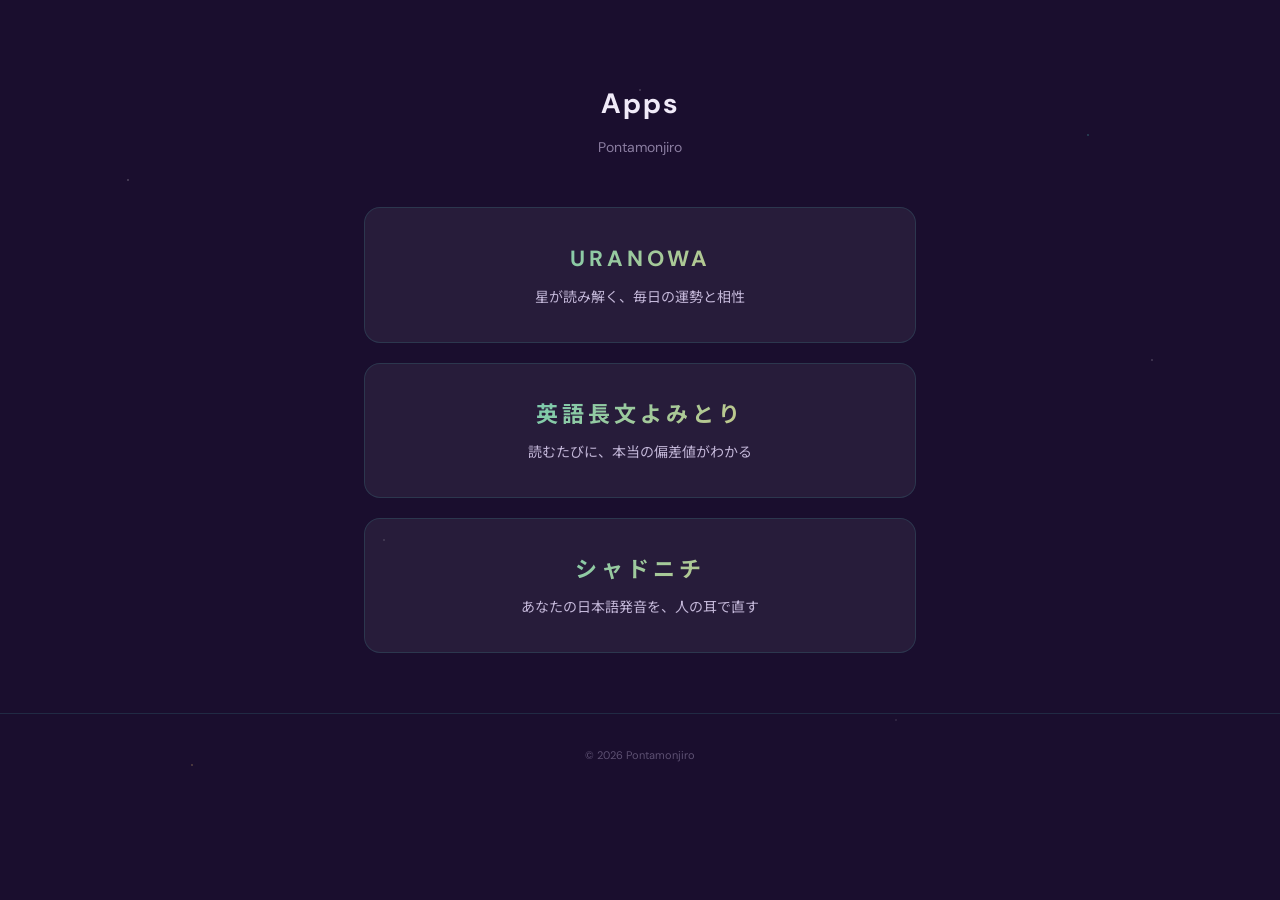
<file: apps/index.html>
<!DOCTYPE html>
<html lang="ja">
<head>
  <meta charset="UTF-8">
  <meta name="viewport" content="width=device-width, initial-scale=1.0">
  <title>Apps — Pontamonjiro</title>
  <link href="https://fonts.googleapis.com/css2?family=DM+Sans:wght@400;500;700&family=Noto+Sans+JP:wght@400;500;700&display=swap" rel="stylesheet">
  <style>
    *, *::before, *::after { margin: 0; padding: 0; box-sizing: border-box; }
    :root {
      --bg: #1a0e2e;
      --bg-card: rgba(255,255,255,0.06);
      --text: #f0eaf8;
      --text-secondary: #c4b8d9;
      --text-muted: #8a7da0;
      --accent-water: #4ecdc4;
      --accent-gold: #f0c674;
      --border: rgba(78,205,196,0.15);
    }
    html { scroll-behavior: smooth; }
    body {
      font-family: 'DM Sans', 'Noto Sans JP', sans-serif;
      background: var(--bg);
      color: var(--text);
      line-height: 1.7;
      min-height: 100vh;
    }
    body::before {
      content: '';
      position: fixed;
      inset: 0;
      background:
        radial-gradient(1px 1px at 10% 20%, rgba(255,255,255,0.6) 0%, transparent 100%),
        radial-gradient(1px 1px at 30% 60%, rgba(255,255,255,0.4) 0%, transparent 100%),
        radial-gradient(1px 1px at 50% 10%, rgba(255,255,255,0.5) 0%, transparent 100%),
        radial-gradient(1px 1px at 70% 80%, rgba(255,255,255,0.3) 0%, transparent 100%),
        radial-gradient(1px 1px at 90% 40%, rgba(255,255,255,0.5) 0%, transparent 100%),
        radial-gradient(1.5px 1.5px at 15% 85%, rgba(240,198,116,0.4) 0%, transparent 100%),
        radial-gradient(1.5px 1.5px at 85% 15%, rgba(78,205,196,0.4) 0%, transparent 100%);
      pointer-events: none;
      z-index: 0;
      animation: twinkle 8s ease-in-out infinite alternate;
    }
    @keyframes twinkle { 0% { opacity: 0.6; } 100% { opacity: 1; } }

    .page {
      position: relative;
      z-index: 1;
      max-width: 600px;
      margin: 0 auto;
      padding: 80px 24px 60px;
      text-align: center;
    }
    h1 {
      font-size: 28px;
      font-weight: 700;
      margin-bottom: 8px;
      letter-spacing: 2px;
    }
    .subtitle {
      color: var(--text-muted);
      font-size: 14px;
      margin-bottom: 48px;
    }
    .app-list {
      display: grid;
      gap: 20px;
    }
    .app-card {
      display: block;
      background: var(--bg-card);
      border: 1px solid var(--border);
      border-radius: 16px;
      padding: 32px 24px;
      text-decoration: none;
      transition: transform 0.2s, border-color 0.2s;
    }
    .app-card:hover {
      transform: translateY(-4px);
      border-color: var(--accent-water);
    }
    .app-name {
      font-size: 22px;
      font-weight: 700;
      letter-spacing: 4px;
      background: linear-gradient(135deg, var(--accent-water), var(--accent-gold));
      -webkit-background-clip: text;
      -webkit-text-fill-color: transparent;
      background-clip: text;
      margin-bottom: 8px;
    }
    .app-desc {
      color: var(--text-secondary);
      font-size: 14px;
    }
    footer {
      position: relative;
      z-index: 1;
      text-align: center;
      padding: 32px 24px;
      border-top: 1px solid var(--border);
    }
    .copyright {
      font-size: 11px;
      color: var(--text-muted);
      opacity: 0.6;
    }
  </style>
</head>
<body>
  <div class="page">
    <h1>Apps</h1>
    <p class="subtitle">Pontamonjiro</p>

    <div class="app-list">
      <a href="uranowa/" class="app-card">
        <div class="app-name">URANOWA</div>
        <div class="app-desc">星が読み解く、毎日の運勢と相性</div>
      </a>
      <a href="enchobun/privacy.html" class="app-card">
        <div class="app-name">英語長文よみとり</div>
        <div class="app-desc">読むたびに、本当の偏差値がわかる</div>
      </a>
      <a href="shadoja/privacy.html" class="app-card">
        <div class="app-name">シャドニチ</div>
        <div class="app-desc">あなたの日本語発音を、人の耳で直す</div>
      </a>
    </div>
  </div>

  <footer>
    <p class="copyright">&copy; 2026 Pontamonjiro</p>
  </footer>
</body>
</html>
</file>
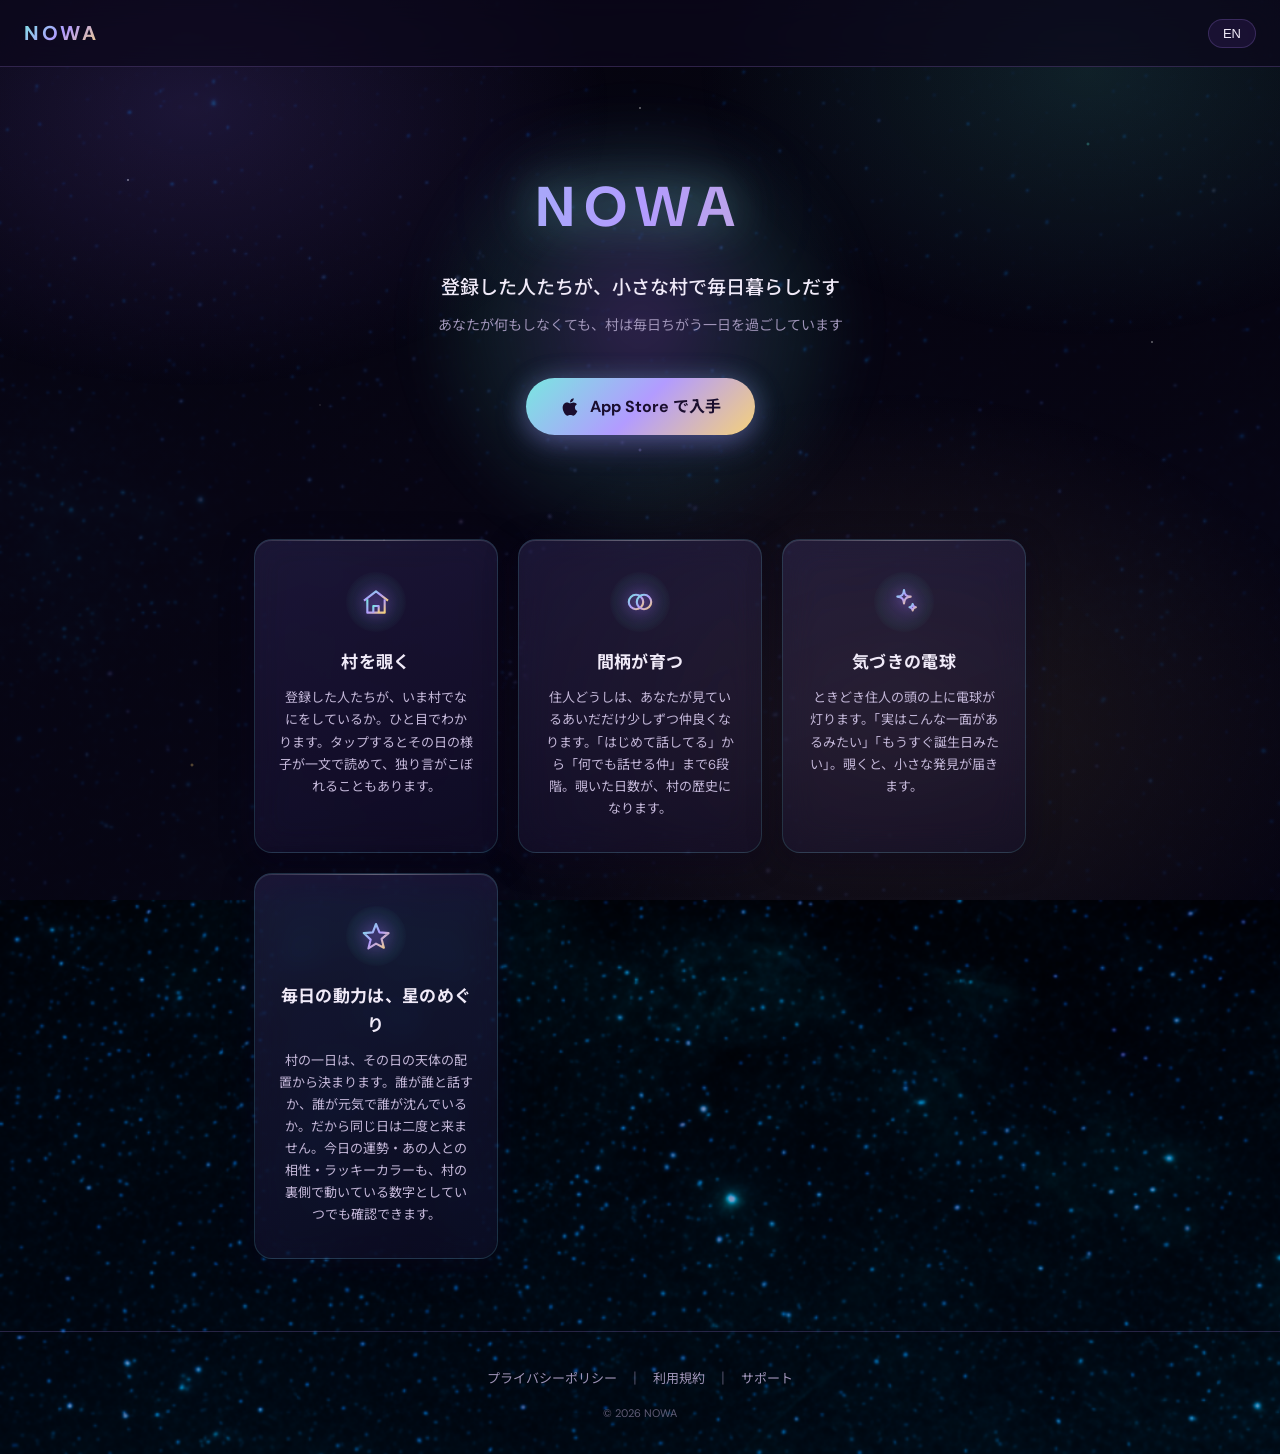
<file: apps/uranowa/index.html>
<!DOCTYPE html>
<html lang="ja">
<head>
  <meta charset="UTF-8">
  <meta name="viewport" content="width=device-width, initial-scale=1.0">
  <title>NOWA — 大切な人が暮らす、小さな村</title>
  <meta name="description" content="NOWAは、気になるあの人・友だち・家族を登録すると、その人たちがドット絵の住人になって小さな村で暮らしはじめるアプリです。村の一日は、その日の天体の配置が決めています。">
  <link rel="stylesheet" href="style.css">
</head>
<body>
  <!-- アイコン用グラデーション定義（コズミック: シアン→パープル→ゴールド） -->
  <svg width="0" height="0" style="position:absolute" aria-hidden="true">
    <defs>
      <linearGradient id="iconGrad" x1="0" y1="0" x2="1" y2="1">
        <stop offset="0" stop-color="#79E7E0"/>
        <stop offset="0.5" stop-color="#B29BFF"/>
        <stop offset="1" stop-color="#F5D17A"/>
      </linearGradient>
    </defs>
  </svg>

  <nav class="top-bar">
    <a href="index.html" class="logo">NOWA</a>
    <button class="lang-toggle" onclick="toggleLang()" aria-label="Toggle language">
      <span class="lang-ja">EN</span>
      <span class="lang-en" style="display:none">JA</span>
    </button>
  </nav>

  <!-- Hero -->
  <div class="hero">
    <div class="hero-logo">NOWA</div>

    <p class="hero-tagline lang-ja">登録した人たちが、小さな村で毎日暮らしだす</p>
    <p class="hero-tagline lang-en" style="display:none">Your people, living day by day</p>

    <p class="hero-sub lang-ja">あなたが何もしなくても、村は毎日ちがう一日を過ごしています</p>
    <p class="hero-sub lang-en" style="display:none">You don't have to do anything. The village lives a different day, every day.</p>

    <a href="https://apps.apple.com/app/id6779197506" class="store-badge lang-ja">
      <svg viewBox="0 0 384 512" fill="#1a0e2e" aria-hidden="true"><path d="M318.7 268.7c-.2-36.7 16.4-64.4 50-84.8-18.8-26.9-47.2-41.7-84.7-44.6-35.5-2.8-74.3 20.7-88.5 20.7-15 0-49.4-19.7-76.4-19.7C63.3 141.2 4 184.8 4 273.5q0 39.3 14.4 81.2c12.8 36.7 59 126.7 107.2 125.2 25.2-.6 43-17.9 75.8-17.9 31.8 0 48.3 17.9 76.4 17.9 48.6-.7 90.4-82.5 102.6-119.3-65.2-30.7-61.7-90-61.7-91.9zm-56.6-164.2c27.3-32.4 24.8-61.9 24-72.5-24.1 1.4-52 16.4-67.9 34.9-17.5 19.8-27.8 44.3-25.6 71.9 26.1 2 49.9-11.4 69.5-34.3z"/></svg>
      App Store で入手
    </a>
    <a href="https://apps.apple.com/app/id6779197506" class="store-badge lang-en" style="display:none">
      <svg viewBox="0 0 384 512" fill="#1a0e2e" aria-hidden="true"><path d="M318.7 268.7c-.2-36.7 16.4-64.4 50-84.8-18.8-26.9-47.2-41.7-84.7-44.6-35.5-2.8-74.3 20.7-88.5 20.7-15 0-49.4-19.7-76.4-19.7C63.3 141.2 4 184.8 4 273.5q0 39.3 14.4 81.2c12.8 36.7 59 126.7 107.2 125.2 25.2-.6 43-17.9 75.8-17.9 31.8 0 48.3 17.9 76.4 17.9 48.6-.7 90.4-82.5 102.6-119.3-65.2-30.7-61.7-90-61.7-91.9zm-56.6-164.2c27.3-32.4 24.8-61.9 24-72.5-24.1 1.4-52 16.4-67.9 34.9-17.5 19.8-27.8 44.3-25.6 71.9 26.1 2 49.9-11.4 69.5-34.3z"/></svg>
      Download on the App Store
    </a>
  </div>

  <!-- Features -->
  <div class="features">
    <div class="feature-card">
      <span class="feature-icon">
        <svg viewBox="0 0 24 24" fill="none" stroke="url(#iconGrad)" stroke-width="1.6" stroke-linejoin="round" aria-hidden="true"><path d="M3 11l9-7 9 7"/><path d="M5.5 10v10h13V10"/><path d="M10 20v-5h4v5"/></svg>
      </span>
      <div class="feature-title lang-ja">村を覗く</div>
      <div class="feature-title lang-en" style="display:none">Peek into the village</div>
      <div class="feature-desc lang-ja">登録した人たちが、いま村でなにをしているか。ひと目でわかります。タップするとその日の様子が一文で読めて、独り言がこぼれることもあります。</div>
      <div class="feature-desc lang-en" style="display:none">See what your people are up to in the village right now. Tap a villager to read a line about their day &mdash; sometimes you catch them thinking out loud.</div>
    </div>

    <div class="feature-card">
      <span class="feature-icon">
        <svg viewBox="0 0 24 24" fill="none" stroke="url(#iconGrad)" stroke-width="1.6" aria-hidden="true"><circle cx="9" cy="12" r="5.4"/><circle cx="15" cy="12" r="5.4"/></svg>
      </span>
      <div class="feature-title lang-ja">間柄が育つ</div>
      <div class="feature-title lang-en" style="display:none">Bonds that grow</div>
      <div class="feature-desc lang-ja">住人どうしは、あなたが見ているあいだだけ少しずつ仲良くなります。「はじめて話してる」から「何でも話せる仲」まで6段階。覗いた日数が、村の歴史になります。</div>
      <div class="feature-desc lang-en" style="display:none">Villagers grow closer only while you are watching. Six stages, from &ldquo;talking for the first time&rdquo; to &ldquo;tells each other everything.&rdquo; The days you visit become the village&rsquo;s history.</div>
    </div>

    <div class="feature-card">
      <span class="feature-icon">
        <svg viewBox="0 0 24 24" fill="none" stroke="url(#iconGrad)" stroke-width="1.6" stroke-linejoin="round" aria-hidden="true"><path d="M12 3c.4 3.6 1.4 4.6 5 5-3.6.4-4.6 1.4-5 5-.4-3.6-1.4-4.6-5-5 3.6-.4 4.6-1.4 5-5z"/><path d="M18.5 13.5c.2 1.7.7 2.2 2.4 2.4-1.7.2-2.2.7-2.4 2.4-.2-1.7-.7-2.2-2.4-2.4 1.7-.2 2.2-.7 2.4-2.4z"/></svg>
      </span>
      <div class="feature-title lang-ja">気づきの電球</div>
      <div class="feature-title lang-en" style="display:none">Moments of notice</div>
      <div class="feature-desc lang-ja">ときどき住人の頭の上に電球が灯ります。「実はこんな一面があるみたい」「もうすぐ誕生日みたい」。覗くと、小さな発見が届きます。</div>
      <div class="feature-desc lang-en" style="display:none">Now and then a bulb lights up over a villager. Peek in for a small discovery &mdash; a side of them you did not know, or a birthday coming up.</div>
    </div>

    <div class="feature-card">
      <span class="feature-icon">
        <svg viewBox="0 0 24 24" fill="none" stroke="url(#iconGrad)" stroke-width="1.6" stroke-linejoin="round" aria-hidden="true"><path d="M12 3l2.6 6.3 6.8.5-5.2 4.4 1.7 6.6L12 17.7 6.3 21.3l1.7-6.6L2.8 9.8l6.8-.5z"/></svg>
      </span>
      <div class="feature-title lang-ja">毎日の動力は、星のめぐり</div>
      <div class="feature-title lang-en" style="display:none">Powered by the stars</div>
      <div class="feature-desc lang-ja">村の一日は、その日の天体の配置から決まります。誰が誰と話すか、誰が元気で誰が沈んでいるか。だから同じ日は二度と来ません。今日の運勢・あの人との相性・ラッキーカラーも、村の裏側で動いている数字としていつでも確認できます。</div>
      <div class="feature-desc lang-en" style="display:none">Each day in the village is set by today&rsquo;s real planetary positions &mdash; who talks to whom, who is bright and who is low. No two days repeat. Fortunes, compatibility and lucky info are there too, as the numbers running behind the village.</div>
    </div>
  </div>

  <footer>
    <div class="footer-links">
      <a href="privacy.html" class="lang-ja">プライバシーポリシー</a>
      <a href="privacy.html" class="lang-en" style="display:none">Privacy Policy</a>
      <span class="sep">|</span>
      <a href="terms.html" class="lang-ja">利用規約</a>
      <a href="terms.html" class="lang-en" style="display:none">Terms of Use</a>
      <span class="sep">|</span>
      <a href="support.html" class="lang-ja">サポート</a>
      <a href="support.html" class="lang-en" style="display:none">Support</a>
    </div>
    <p class="copyright">&copy; 2026 NOWA</p>
  </footer>

  <script>
    function toggleLang() {
      document.querySelectorAll('.lang-ja').forEach(el => {
        el.style.display = el.style.display === 'none' ? '' : 'none';
      });
      document.querySelectorAll('.lang-en').forEach(el => {
        el.style.display = el.style.display === 'none' ? '' : 'none';
      });
    }

    // ===== ① GA4 流入計測 =====
    // 測定ID（G-XXXXXXXXXX）を入れると有効化。空の間は何も読み込まない（無効）。
    var GA_MEASUREMENT_ID = 'G-33G0KM74K1';
    if (GA_MEASUREMENT_ID) {
      var gaScript = document.createElement('script');
      gaScript.async = true;
      gaScript.src = 'https://www.googletagmanager.com/gtag/js?id=' + GA_MEASUREMENT_ID;
      document.head.appendChild(gaScript);
      window.dataLayer = window.dataLayer || [];
      window.gtag = function () { window.dataLayer.push(arguments); };
      window.gtag('js', new Date());
      window.gtag('config', GA_MEASUREMENT_ID);
    }

    // ===== ② App Store キャンペーン計測 =====
    // 流入元パラメータ（?c= / ?ct= / ?from=）を App Store リンクの ?ct= に付与。
    // → App Store Connect の App Analytics で campaign 別インストールが見える。
    // 命名ルールは docs/attribution.md を参照（例: share_qr / tiktok_v001 / lp_hero）。
    (function () {
      var p = new URLSearchParams(location.search);
      var campaign = p.get('c') || p.get('ct') || p.get('from') || 'lp_direct';
      document.querySelectorAll('.store-badge').forEach(function (a) {
        var base = (a.getAttribute('href') || '').split('?')[0];
        a.setAttribute('href', base + '?ct=' + encodeURIComponent(campaign));
      });
    })();
  </script>
</body>
</html>
</file>
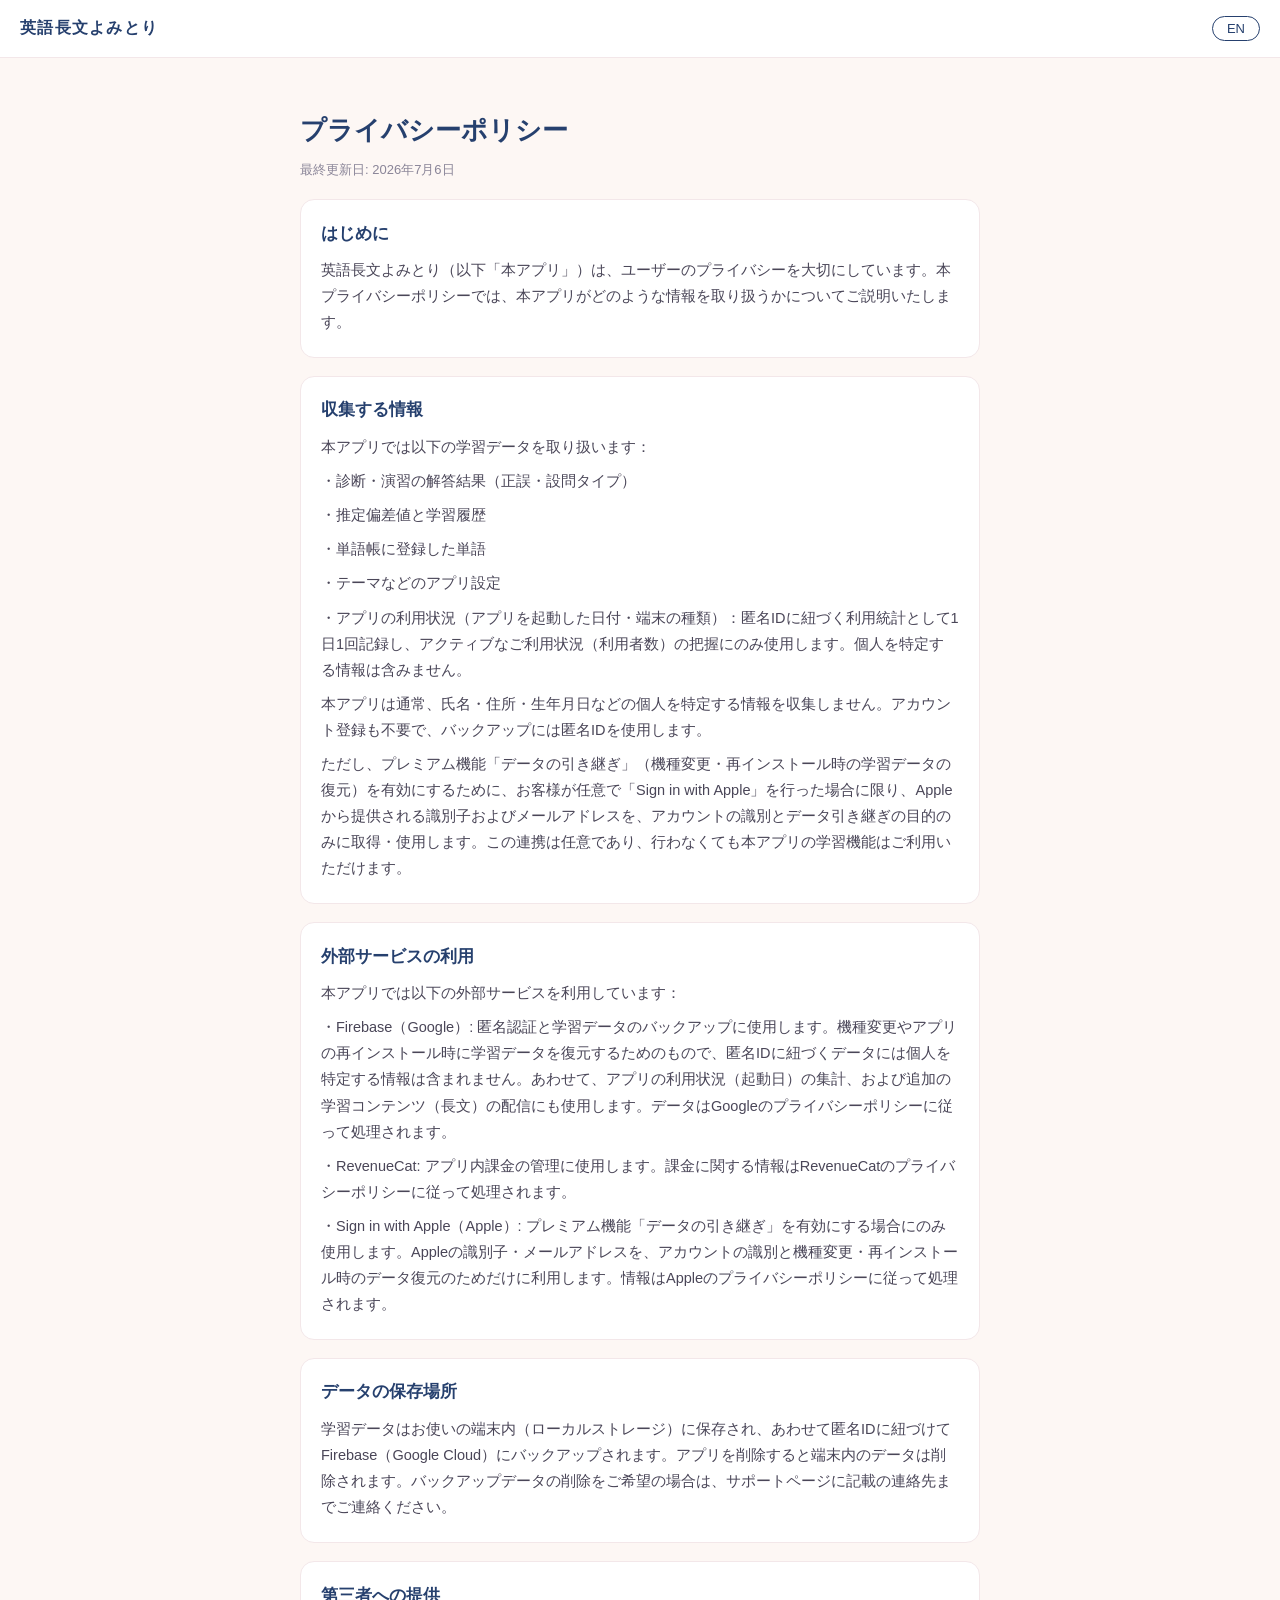
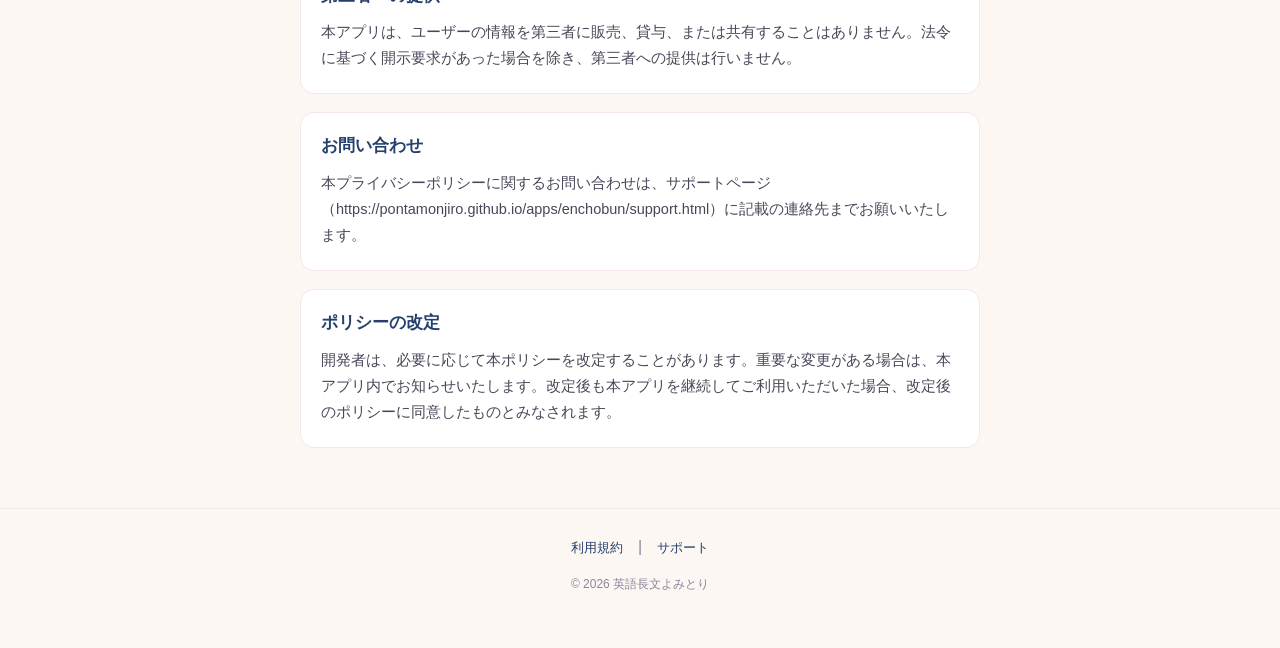
<file: apps/enchobun/privacy.html>
<!DOCTYPE html>
<html lang="ja">
<head>
  <meta charset="UTF-8">
  <meta name="viewport" content="width=device-width, initial-scale=1.0">
  <title>プライバシーポリシー | 英語長文よみとり</title>
  <link rel="stylesheet" href="style.css">
</head>
<body>
  <nav class="top-bar">
    <span class="logo">英語長文よみとり</span>
    <button class="lang-toggle" onclick="toggleLang()" aria-label="Toggle language">
      <span class="lang-ja">EN</span>
      <span class="lang-en" style="display:none">JA</span>
    </button>
  </nav>

  <main class="legal-page">
    <div class="lang-ja">
      <h1>プライバシーポリシー</h1>
      <p class="last-updated">最終更新日: 2026年7月6日</p>

      <section>
        <h2>はじめに</h2>
        <div class="section-body">
          <p>英語長文よみとり（以下「本アプリ」）は、ユーザーのプライバシーを大切にしています。本プライバシーポリシーでは、本アプリがどのような情報を取り扱うかについてご説明いたします。</p>
        </div>
      </section>

      <section>
        <h2>収集する情報</h2>
        <div class="section-body">
          <p>本アプリでは以下の学習データを取り扱います：</p>
          <p>・診断・演習の解答結果（正誤・設問タイプ）</p>
          <p>・推定偏差値と学習履歴</p>
          <p>・単語帳に登録した単語</p>
          <p>・テーマなどのアプリ設定</p>
          <p>・アプリの利用状況（アプリを起動した日付・端末の種類）：匿名IDに紐づく利用統計として1日1回記録し、アクティブなご利用状況（利用者数）の把握にのみ使用します。個人を特定する情報は含みません。</p>
          <p></p>
          <p>本アプリは通常、氏名・住所・生年月日などの個人を特定する情報を収集しません。アカウント登録も不要で、バックアップには匿名IDを使用します。</p>
          <p>ただし、プレミアム機能「データの引き継ぎ」（機種変更・再インストール時の学習データの復元）を有効にするために、お客様が任意で「Sign in with Apple」を行った場合に限り、Appleから提供される識別子およびメールアドレスを、アカウントの識別とデータ引き継ぎの目的のみに取得・使用します。この連携は任意であり、行わなくても本アプリの学習機能はご利用いただけます。</p>
        </div>
      </section>

      <section>
        <h2>外部サービスの利用</h2>
        <div class="section-body">
          <p>本アプリでは以下の外部サービスを利用しています：</p>
          <p></p>
          <p>・Firebase（Google）: 匿名認証と学習データのバックアップに使用します。機種変更やアプリの再インストール時に学習データを復元するためのもので、匿名IDに紐づくデータには個人を特定する情報は含まれません。あわせて、アプリの利用状況（起動日）の集計、および追加の学習コンテンツ（長文）の配信にも使用します。データはGoogleのプライバシーポリシーに従って処理されます。</p>
          <p>・RevenueCat: アプリ内課金の管理に使用します。課金に関する情報はRevenueCatのプライバシーポリシーに従って処理されます。</p>
          <p>・Sign in with Apple（Apple）: プレミアム機能「データの引き継ぎ」を有効にする場合にのみ使用します。Appleの識別子・メールアドレスを、アカウントの識別と機種変更・再インストール時のデータ復元のためだけに利用します。情報はAppleのプライバシーポリシーに従って処理されます。</p>
        </div>
      </section>

      <section>
        <h2>データの保存場所</h2>
        <div class="section-body">
          <p>学習データはお使いの端末内（ローカルストレージ）に保存され、あわせて匿名IDに紐づけて Firebase（Google Cloud）にバックアップされます。アプリを削除すると端末内のデータは削除されます。バックアップデータの削除をご希望の場合は、サポートページに記載の連絡先までご連絡ください。</p>
        </div>
      </section>

      <section>
        <h2>第三者への提供</h2>
        <div class="section-body">
          <p>本アプリは、ユーザーの情報を第三者に販売、貸与、または共有することはありません。法令に基づく開示要求があった場合を除き、第三者への提供は行いません。</p>
        </div>
      </section>

      <section>
        <h2>お問い合わせ</h2>
        <div class="section-body">
          <p>本プライバシーポリシーに関するお問い合わせは、サポートページ（https://pontamonjiro.github.io/apps/enchobun/support.html）に記載の連絡先までお願いいたします。</p>
        </div>
      </section>

      <section>
        <h2>ポリシーの改定</h2>
        <div class="section-body">
          <p>開発者は、必要に応じて本ポリシーを改定することがあります。重要な変更がある場合は、本アプリ内でお知らせいたします。改定後も本アプリを継続してご利用いただいた場合、改定後のポリシーに同意したものとみなされます。</p>
        </div>
      </section>
    </div>

    <div class="lang-en" style="display:none">
      <h1>Privacy Policy</h1>
      <p class="last-updated">Last updated: July 6, 2026</p>

      <section>
        <h2>Introduction</h2>
        <div class="section-body">
          <p>Eigo Chobun Yomitori (the &quot;App&quot;) values your privacy. This Privacy Policy explains what information the App handles and how it is used.</p>
        </div>
      </section>

      <section>
        <h2>Information We Handle</h2>
        <div class="section-body">
          <p>The App handles the following learning data:</p>
          <p>• Answer results of diagnostics and practice (correctness, question type)</p>
          <p>• Estimated deviation scores and learning history</p>
          <p>• Words saved to your vocabulary book</p>
          <p>• App settings such as theme</p>
          <p>• App usage (the date you opened the App and your device type): recorded once per day as usage statistics tied to an anonymous ID, used only to understand active usage (number of users). It contains no personally identifiable information.</p>
          <p></p>
          <p>The App normally does not collect personally identifiable information such as your name, address, or date of birth. No account registration is required, and an anonymous ID is used for backup.</p>
          <p>However, only if you choose to use &quot;Sign in with Apple&quot; to enable the Premium &quot;Data Carryover&quot; feature (restoring your learning data when you change or reinstall your device), the App obtains the identifier and email address provided by Apple, used solely to identify your account and carry over your data. This linking is optional; the App&#39;s learning features work without it.</p>
        </div>
      </section>

      <section>
        <h2>Third-Party Services</h2>
        <div class="section-body">
          <p>The App uses the following third-party services:</p>
          <p></p>
          <p>• Firebase (Google): Used for anonymous authentication and backup of learning data, so your data can be restored when you switch devices or reinstall the App. Data tied to the anonymous ID contains no personally identifiable information. It is also used to aggregate app usage (active days) and to deliver additional learning content (reading passages). Data is processed according to Google&#39;s Privacy Policy.</p>
          <p>• RevenueCat: Used for in-app purchase management. Payment-related information is processed according to RevenueCat&#39;s Privacy Policy.</p>
          <p>• Sign in with Apple (Apple): Used only when you enable the Premium &quot;Data Carryover&quot; feature. Apple&#39;s identifier and email address are used solely to identify your account and restore your data when you change or reinstall your device. Information is processed according to Apple&#39;s Privacy Policy.</p>
        </div>
      </section>

      <section>
        <h2>Data Storage</h2>
        <div class="section-body">
          <p>Learning data is stored on your device (local storage) and also backed up to Firebase (Google Cloud) under an anonymous ID. Deleting the App removes the on-device data. If you would like your backup data deleted, please contact us via the Support page.</p>
        </div>
      </section>

      <section>
        <h2>Sharing with Third Parties</h2>
        <div class="section-body">
          <p>The App does not sell, rent, or share your information with third parties, except when disclosure is required by law.</p>
        </div>
      </section>

      <section>
        <h2>Contact</h2>
        <div class="section-body">
          <p>For questions about this Privacy Policy, please contact us via the Support page (https://pontamonjiro.github.io/apps/enchobun/support.html).</p>
        </div>
      </section>

      <section>
        <h2>Changes to This Policy</h2>
        <div class="section-body">
          <p>The developer may update this Policy as needed. If significant changes are made, you will be notified within the App. Continued use of the App after changes constitutes acceptance of the updated Policy.</p>
        </div>
      </section>
    </div>
  </main>

  <footer>
    <div class="footer-links">
      <a href="terms.html" class="lang-ja">利用規約</a>
      <a href="terms.html" class="lang-en" style="display:none">Terms of Use</a>
      <span class="sep">|</span>
      <a href="support.html" class="lang-ja">サポート</a>
      <a href="support.html" class="lang-en" style="display:none">Support</a>
    </div>
    <p class="copyright">&copy; 2026 英語長文よみとり</p>
  </footer>

  <script>
    function toggleLang() {
      document.querySelectorAll('.lang-ja').forEach(el => {
        el.style.display = el.style.display === 'none' ? '' : 'none';
      });
      document.querySelectorAll('.lang-en').forEach(el => {
        el.style.display = el.style.display === 'none' ? '' : 'none';
      });
    }
  </script>
</body>
</html>
</file>
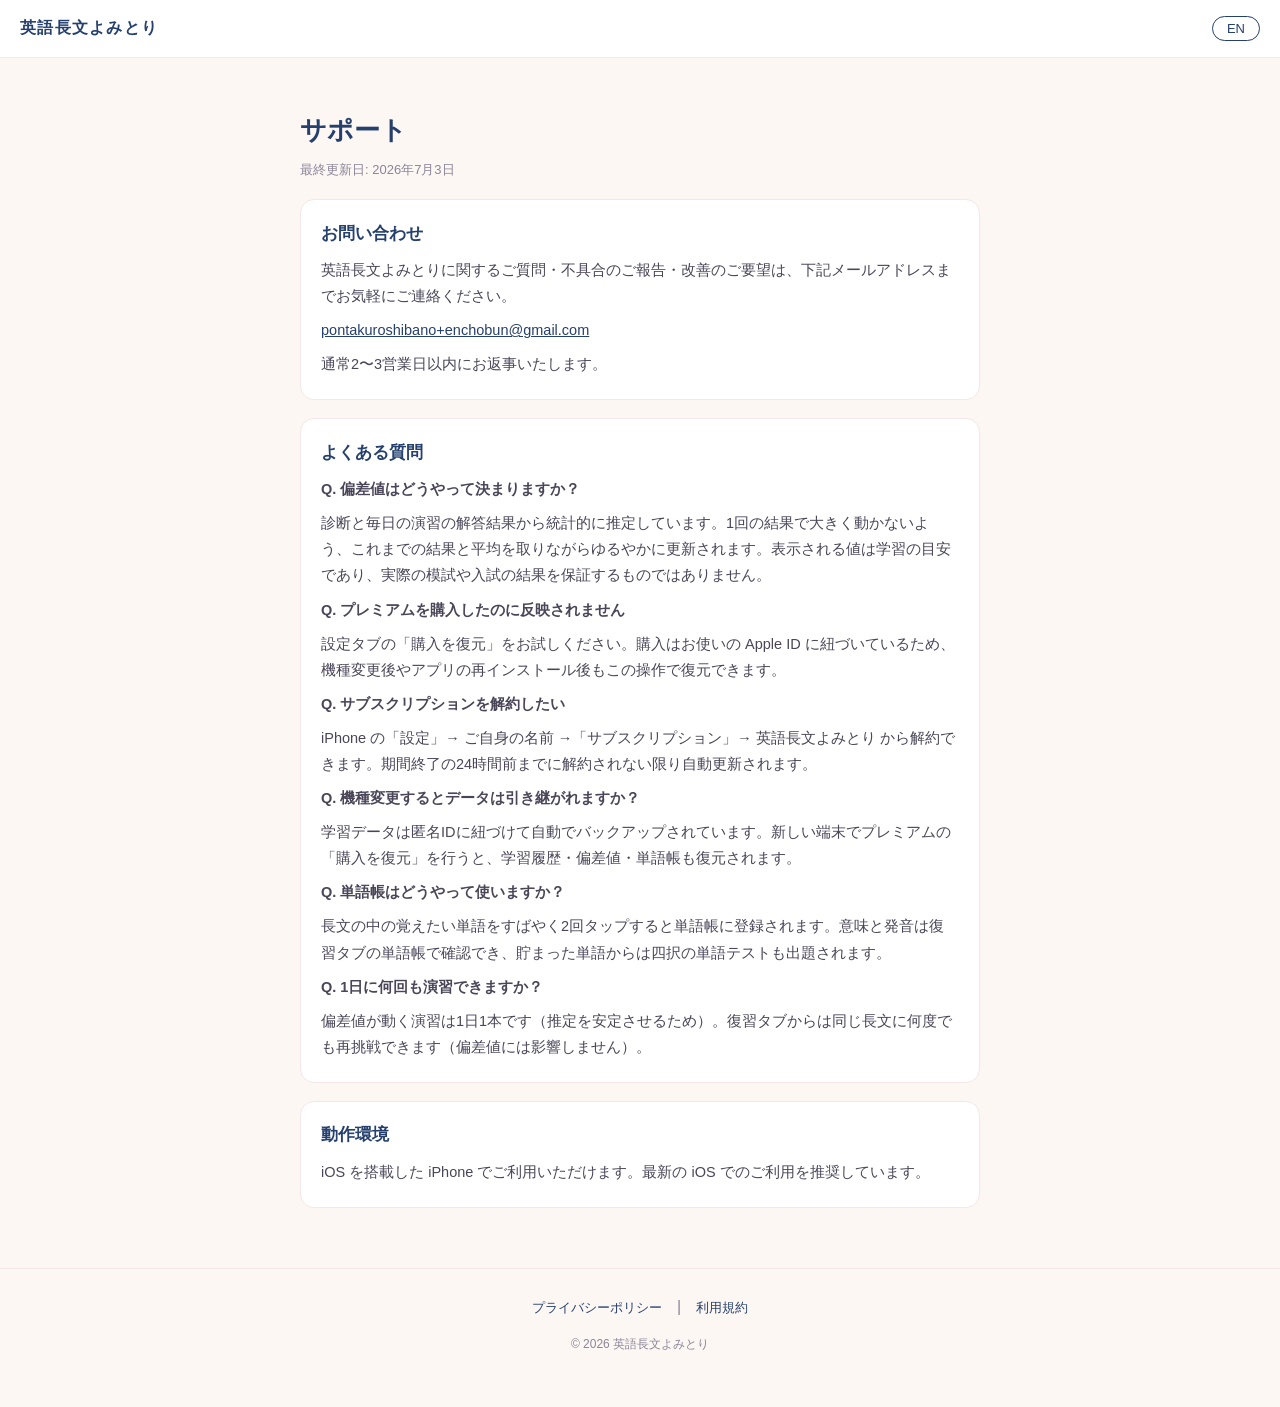
<file: apps/enchobun/support.html>
<!DOCTYPE html>
<html lang="ja">
<head>
  <meta charset="UTF-8">
  <meta name="viewport" content="width=device-width, initial-scale=1.0">
  <title>サポート | 英語長文よみとり</title>
  <link rel="stylesheet" href="style.css">
</head>
<body>
  <nav class="top-bar">
    <span class="logo">英語長文よみとり</span>
    <button class="lang-toggle" onclick="toggleLang()" aria-label="Toggle language">
      <span class="lang-ja">EN</span>
      <span class="lang-en" style="display:none">JA</span>
    </button>
  </nav>

  <main class="legal-page">
    <div class="lang-ja">
      <h1>サポート</h1>
      <p class="last-updated">最終更新日: 2026年7月3日</p>

      <section>
        <h2>お問い合わせ</h2>
        <div class="section-body">
          <p>英語長文よみとりに関するご質問・不具合のご報告・改善のご要望は、下記メールアドレスまでお気軽にご連絡ください。</p>
          <p><a href="mailto:pontakuroshibano+enchobun@gmail.com">pontakuroshibano+enchobun@gmail.com</a></p>
          <p>通常2〜3営業日以内にお返事いたします。</p>
        </div>
      </section>

      <section>
        <h2>よくある質問</h2>
        <div class="section-body">
          <p><strong>Q. 偏差値はどうやって決まりますか？</strong></p>
          <p>診断と毎日の演習の解答結果から統計的に推定しています。1回の結果で大きく動かないよう、これまでの結果と平均を取りながらゆるやかに更新されます。表示される値は学習の目安であり、実際の模試や入試の結果を保証するものではありません。</p>
          <p></p>
          <p><strong>Q. プレミアムを購入したのに反映されません</strong></p>
          <p>設定タブの「購入を復元」をお試しください。購入はお使いの Apple ID に紐づいているため、機種変更後やアプリの再インストール後もこの操作で復元できます。</p>
          <p></p>
          <p><strong>Q. サブスクリプションを解約したい</strong></p>
          <p>iPhone の「設定」→ ご自身の名前 →「サブスクリプション」→ 英語長文よみとり から解約できます。期間終了の24時間前までに解約されない限り自動更新されます。</p>
          <p></p>
          <p><strong>Q. 機種変更するとデータは引き継がれますか？</strong></p>
          <p>学習データは匿名IDに紐づけて自動でバックアップされています。新しい端末でプレミアムの「購入を復元」を行うと、学習履歴・偏差値・単語帳も復元されます。</p>
          <p></p>
          <p><strong>Q. 単語帳はどうやって使いますか？</strong></p>
          <p>長文の中の覚えたい単語をすばやく2回タップすると単語帳に登録されます。意味と発音は復習タブの単語帳で確認でき、貯まった単語からは四択の単語テストも出題されます。</p>
          <p></p>
          <p><strong>Q. 1日に何回も演習できますか？</strong></p>
          <p>偏差値が動く演習は1日1本です（推定を安定させるため）。復習タブからは同じ長文に何度でも再挑戦できます（偏差値には影響しません）。</p>
        </div>
      </section>

      <section>
        <h2>動作環境</h2>
        <div class="section-body">
          <p>iOS を搭載した iPhone でご利用いただけます。最新の iOS でのご利用を推奨しています。</p>
        </div>
      </section>
    </div>

    <div class="lang-en" style="display:none">
      <h1>Support</h1>
      <p class="last-updated">Last updated: July 3, 2026</p>

      <section>
        <h2>Contact</h2>
        <div class="section-body">
          <p>For questions, bug reports, or feature requests about Eigo Chobun Yomitori, feel free to reach out to us at:</p>
          <p><a href="mailto:pontakuroshibano+enchobun@gmail.com">pontakuroshibano+enchobun@gmail.com</a></p>
          <p>We usually reply within 2–3 business days.</p>
        </div>
      </section>

      <section>
        <h2>FAQ</h2>
        <div class="section-body">
          <p><strong>Q. How is my deviation score calculated?</strong></p>
          <p>It is statistically estimated from your answers in the diagnostic and daily practice. It updates gradually by averaging with your past results, so a single session will not move it drastically. The score is a learning guide and does not guarantee results of actual exams.</p>
          <p></p>
          <p><strong>Q. I purchased Premium but it's not active</strong></p>
          <p>Try "Restore Purchase" in the Settings tab. Purchases are tied to your Apple ID, so this also works after switching devices or reinstalling the app.</p>
          <p></p>
          <p><strong>Q. How do I cancel my subscription?</strong></p>
          <p>Go to iPhone Settings → your name → Subscriptions → Eigo Chobun Yomitori. Subscriptions renew automatically unless canceled at least 24 hours before the end of the current period.</p>
          <p></p>
          <p><strong>Q. Will my data carry over to a new device?</strong></p>
          <p>Your learning data is automatically backed up under an anonymous ID. Restoring your Premium purchase on the new device also restores your learning history, scores, and vocabulary book.</p>
          <p></p>
          <p><strong>Q. How do I use the vocabulary book?</strong></p>
          <p>Quickly double-tap a word in a passage to save it. You can check meanings and pronunciation in the Review tab, and take multiple-choice quizzes from your saved words.</p>
          <p></p>
          <p><strong>Q. Can I practice more than once a day?</strong></p>
          <p>Score-affecting practice is once per day (to keep the estimate stable). You can retry the same passage any number of times from the Review tab without affecting your score.</p>
        </div>
      </section>

      <section>
        <h2>Requirements</h2>
        <div class="section-body">
          <p>Available on iPhone running iOS. We recommend using the latest version of iOS.</p>
        </div>
      </section>
    </div>
  </main>

  <footer>
    <div class="footer-links">
      <a href="privacy.html" class="lang-ja">プライバシーポリシー</a>
      <a href="privacy.html" class="lang-en" style="display:none">Privacy Policy</a>
      <span class="sep">|</span>
      <a href="terms.html" class="lang-ja">利用規約</a>
      <a href="terms.html" class="lang-en" style="display:none">Terms of Use</a>
    </div>
    <p class="copyright">&copy; 2026 英語長文よみとり</p>
  </footer>

  <script>
    function toggleLang() {
      document.querySelectorAll('.lang-ja').forEach(el => {
        el.style.display = el.style.display === 'none' ? '' : 'none';
      });
      document.querySelectorAll('.lang-en').forEach(el => {
        el.style.display = el.style.display === 'none' ? '' : 'none';
      });
    }
  </script>
</body>
</html>
</file>
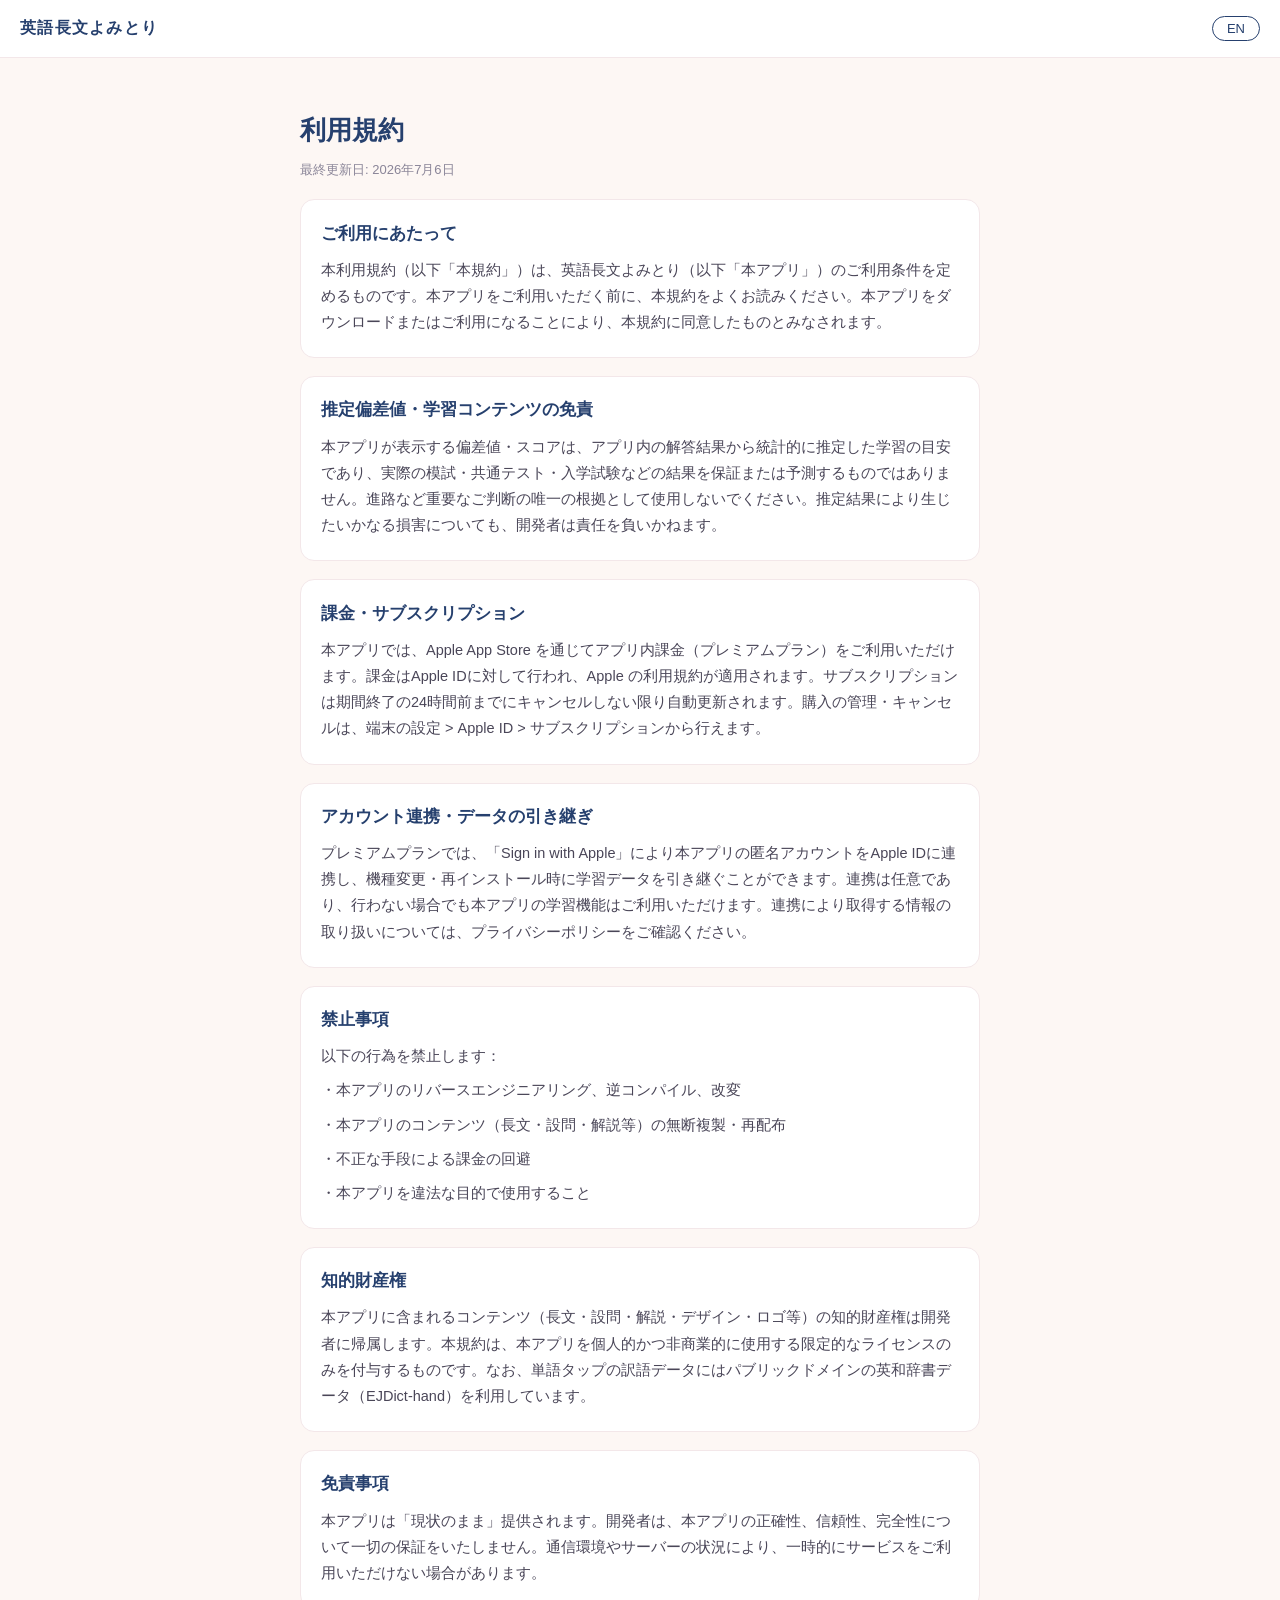
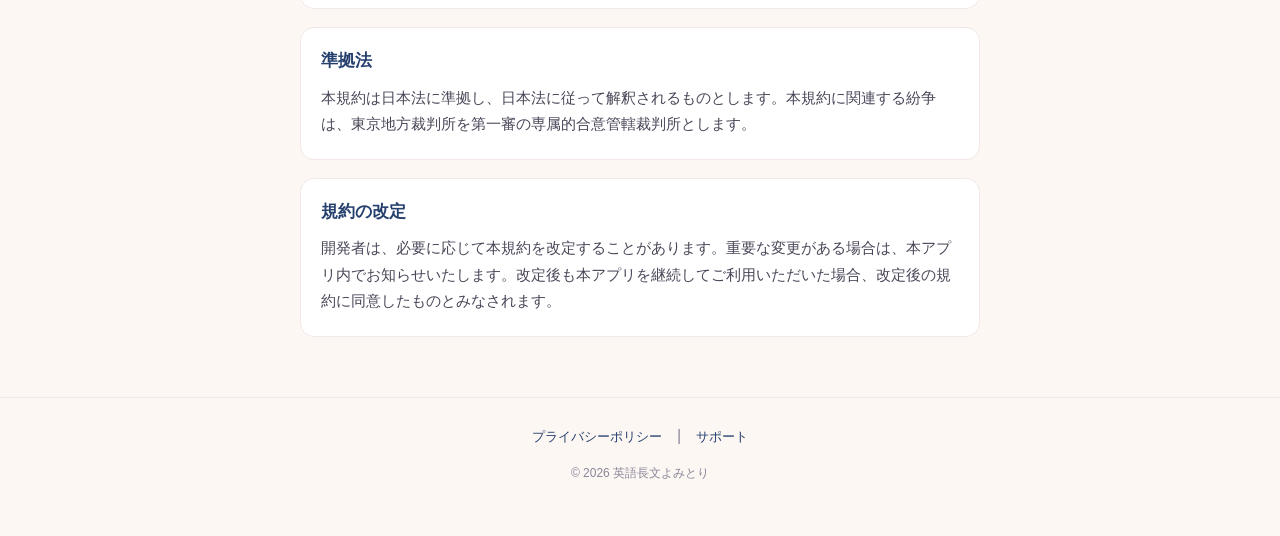
<file: apps/enchobun/terms.html>
<!DOCTYPE html>
<html lang="ja">
<head>
  <meta charset="UTF-8">
  <meta name="viewport" content="width=device-width, initial-scale=1.0">
  <title>利用規約 | 英語長文よみとり</title>
  <link rel="stylesheet" href="style.css">
</head>
<body>
  <nav class="top-bar">
    <span class="logo">英語長文よみとり</span>
    <button class="lang-toggle" onclick="toggleLang()" aria-label="Toggle language">
      <span class="lang-ja">EN</span>
      <span class="lang-en" style="display:none">JA</span>
    </button>
  </nav>

  <main class="legal-page">
    <div class="lang-ja">
      <h1>利用規約</h1>
      <p class="last-updated">最終更新日: 2026年7月6日</p>

      <section>
        <h2>ご利用にあたって</h2>
        <div class="section-body">
          <p>本利用規約（以下「本規約」）は、英語長文よみとり（以下「本アプリ」）のご利用条件を定めるものです。本アプリをご利用いただく前に、本規約をよくお読みください。本アプリをダウンロードまたはご利用になることにより、本規約に同意したものとみなされます。</p>
        </div>
      </section>

      <section>
        <h2>推定偏差値・学習コンテンツの免責</h2>
        <div class="section-body">
          <p>本アプリが表示する偏差値・スコアは、アプリ内の解答結果から統計的に推定した学習の目安であり、実際の模試・共通テスト・入学試験などの結果を保証または予測するものではありません。進路など重要なご判断の唯一の根拠として使用しないでください。推定結果により生じたいかなる損害についても、開発者は責任を負いかねます。</p>
        </div>
      </section>

      <section>
        <h2>課金・サブスクリプション</h2>
        <div class="section-body">
          <p>本アプリでは、Apple App Store を通じてアプリ内課金（プレミアムプラン）をご利用いただけます。課金はApple IDに対して行われ、Apple の利用規約が適用されます。サブスクリプションは期間終了の24時間前までにキャンセルしない限り自動更新されます。購入の管理・キャンセルは、端末の設定 &gt; Apple ID &gt; サブスクリプションから行えます。</p>
        </div>
      </section>

      <section>
        <h2>アカウント連携・データの引き継ぎ</h2>
        <div class="section-body">
          <p>プレミアムプランでは、「Sign in with Apple」により本アプリの匿名アカウントをApple IDに連携し、機種変更・再インストール時に学習データを引き継ぐことができます。連携は任意であり、行わない場合でも本アプリの学習機能はご利用いただけます。連携により取得する情報の取り扱いについては、プライバシーポリシーをご確認ください。</p>
        </div>
      </section>

      <section>
        <h2>禁止事項</h2>
        <div class="section-body">
          <p>以下の行為を禁止します：</p>
          <p>・本アプリのリバースエンジニアリング、逆コンパイル、改変</p>
          <p>・本アプリのコンテンツ（長文・設問・解説等）の無断複製・再配布</p>
          <p>・不正な手段による課金の回避</p>
          <p>・本アプリを違法な目的で使用すること</p>
        </div>
      </section>

      <section>
        <h2>知的財産権</h2>
        <div class="section-body">
          <p>本アプリに含まれるコンテンツ（長文・設問・解説・デザイン・ロゴ等）の知的財産権は開発者に帰属します。本規約は、本アプリを個人的かつ非商業的に使用する限定的なライセンスのみを付与するものです。なお、単語タップの訳語データにはパブリックドメインの英和辞書データ（EJDict-hand）を利用しています。</p>
        </div>
      </section>

      <section>
        <h2>免責事項</h2>
        <div class="section-body">
          <p>本アプリは「現状のまま」提供されます。開発者は、本アプリの正確性、信頼性、完全性について一切の保証をいたしません。通信環境やサーバーの状況により、一時的にサービスをご利用いただけない場合があります。</p>
        </div>
      </section>

      <section>
        <h2>準拠法</h2>
        <div class="section-body">
          <p>本規約は日本法に準拠し、日本法に従って解釈されるものとします。本規約に関連する紛争は、東京地方裁判所を第一審の専属的合意管轄裁判所とします。</p>
        </div>
      </section>

      <section>
        <h2>規約の改定</h2>
        <div class="section-body">
          <p>開発者は、必要に応じて本規約を改定することがあります。重要な変更がある場合は、本アプリ内でお知らせいたします。改定後も本アプリを継続してご利用いただいた場合、改定後の規約に同意したものとみなされます。</p>
        </div>
      </section>
    </div>

    <div class="lang-en" style="display:none">
      <h1>Terms of Use</h1>
      <p class="last-updated">Last updated: July 6, 2026</p>

      <section>
        <h2>About These Terms</h2>
        <div class="section-body">
          <p>These Terms of Use (&quot;Terms&quot;) govern your use of Eigo Chobun Yomitori (the &quot;App&quot;). Please read these Terms carefully before using the App. By downloading or using the App, you agree to be bound by these Terms.</p>
        </div>
      </section>

      <section>
        <h2>Score Estimation Disclaimer</h2>
        <div class="section-body">
          <p>The deviation scores displayed by the App are statistical estimates based on your in-app answers, intended only as a learning guide. They do not guarantee or predict results of actual mock exams, standardized tests, or entrance examinations. Please do not use them as the sole basis for important decisions. The developer assumes no responsibility for any damages arising from the estimates.</p>
        </div>
      </section>

      <section>
        <h2>Subscriptions &amp; Purchases</h2>
        <div class="section-body">
          <p>The App offers in-app purchases (Premium plan) through the Apple App Store. Charges are billed to your Apple ID and are subject to Apple&#39;s terms. Subscriptions automatically renew unless cancelled at least 24 hours before the end of the current period. You can manage or cancel subscriptions in Settings &gt; Apple ID &gt; Subscriptions.</p>
        </div>
      </section>

      <section>
        <h2>Account Linking &amp; Data Carryover</h2>
        <div class="section-body">
          <p>With the Premium plan, you may link the App&#39;s anonymous account to your Apple ID via &quot;Sign in with Apple&quot; to carry over your learning data when you change or reinstall your device. Linking is optional; the App&#39;s learning features work without it. For how the information obtained through linking is handled, please see the Privacy Policy.</p>
        </div>
      </section>

      <section>
        <h2>Prohibited Activities</h2>
        <div class="section-body">
          <p>The following activities are prohibited:</p>
          <p>• Reverse engineering, decompiling, or modifying the App</p>
          <p>• Unauthorized reproduction or redistribution of App content (passages, questions, explanations, etc.)</p>
          <p>• Circumventing payment mechanisms through unauthorized means</p>
          <p>• Using the App for any unlawful purpose</p>
        </div>
      </section>

      <section>
        <h2>Intellectual Property</h2>
        <div class="section-body">
          <p>All content in the App (passages, questions, explanations, designs, logos, etc.) is the intellectual property of the developer. These Terms grant you only a limited license to use the App for personal, non-commercial purposes. The word-tap dictionary uses public domain English-Japanese dictionary data (EJDict-hand).</p>
        </div>
      </section>

      <section>
        <h2>Disclaimer of Warranties</h2>
        <div class="section-body">
          <p>The App is provided &quot;as is.&quot; The developer makes no warranties regarding the accuracy, reliability, or completeness of the App. The service may be temporarily unavailable due to network conditions or server status.</p>
        </div>
      </section>

      <section>
        <h2>Governing Law</h2>
        <div class="section-body">
          <p>These Terms shall be governed by and construed in accordance with the laws of Japan. Any disputes arising from these Terms shall be subject to the exclusive jurisdiction of the Tokyo District Court.</p>
        </div>
      </section>

      <section>
        <h2>Changes to Terms</h2>
        <div class="section-body">
          <p>The developer may update these Terms as needed. If significant changes are made, you will be notified within the App. Continued use of the App after changes constitutes acceptance of the updated Terms.</p>
        </div>
      </section>
    </div>
  </main>

  <footer>
    <div class="footer-links">
      <a href="privacy.html" class="lang-ja">プライバシーポリシー</a>
      <a href="privacy.html" class="lang-en" style="display:none">Privacy Policy</a>
      <span class="sep">|</span>
      <a href="support.html" class="lang-ja">サポート</a>
      <a href="support.html" class="lang-en" style="display:none">Support</a>
    </div>
    <p class="copyright">&copy; 2026 英語長文よみとり</p>
  </footer>

  <script>
    function toggleLang() {
      document.querySelectorAll('.lang-ja').forEach(el => {
        el.style.display = el.style.display === 'none' ? '' : 'none';
      });
      document.querySelectorAll('.lang-en').forEach(el => {
        el.style.display = el.style.display === 'none' ? '' : 'none';
      });
    }
  </script>
</body>
</html>
</file>
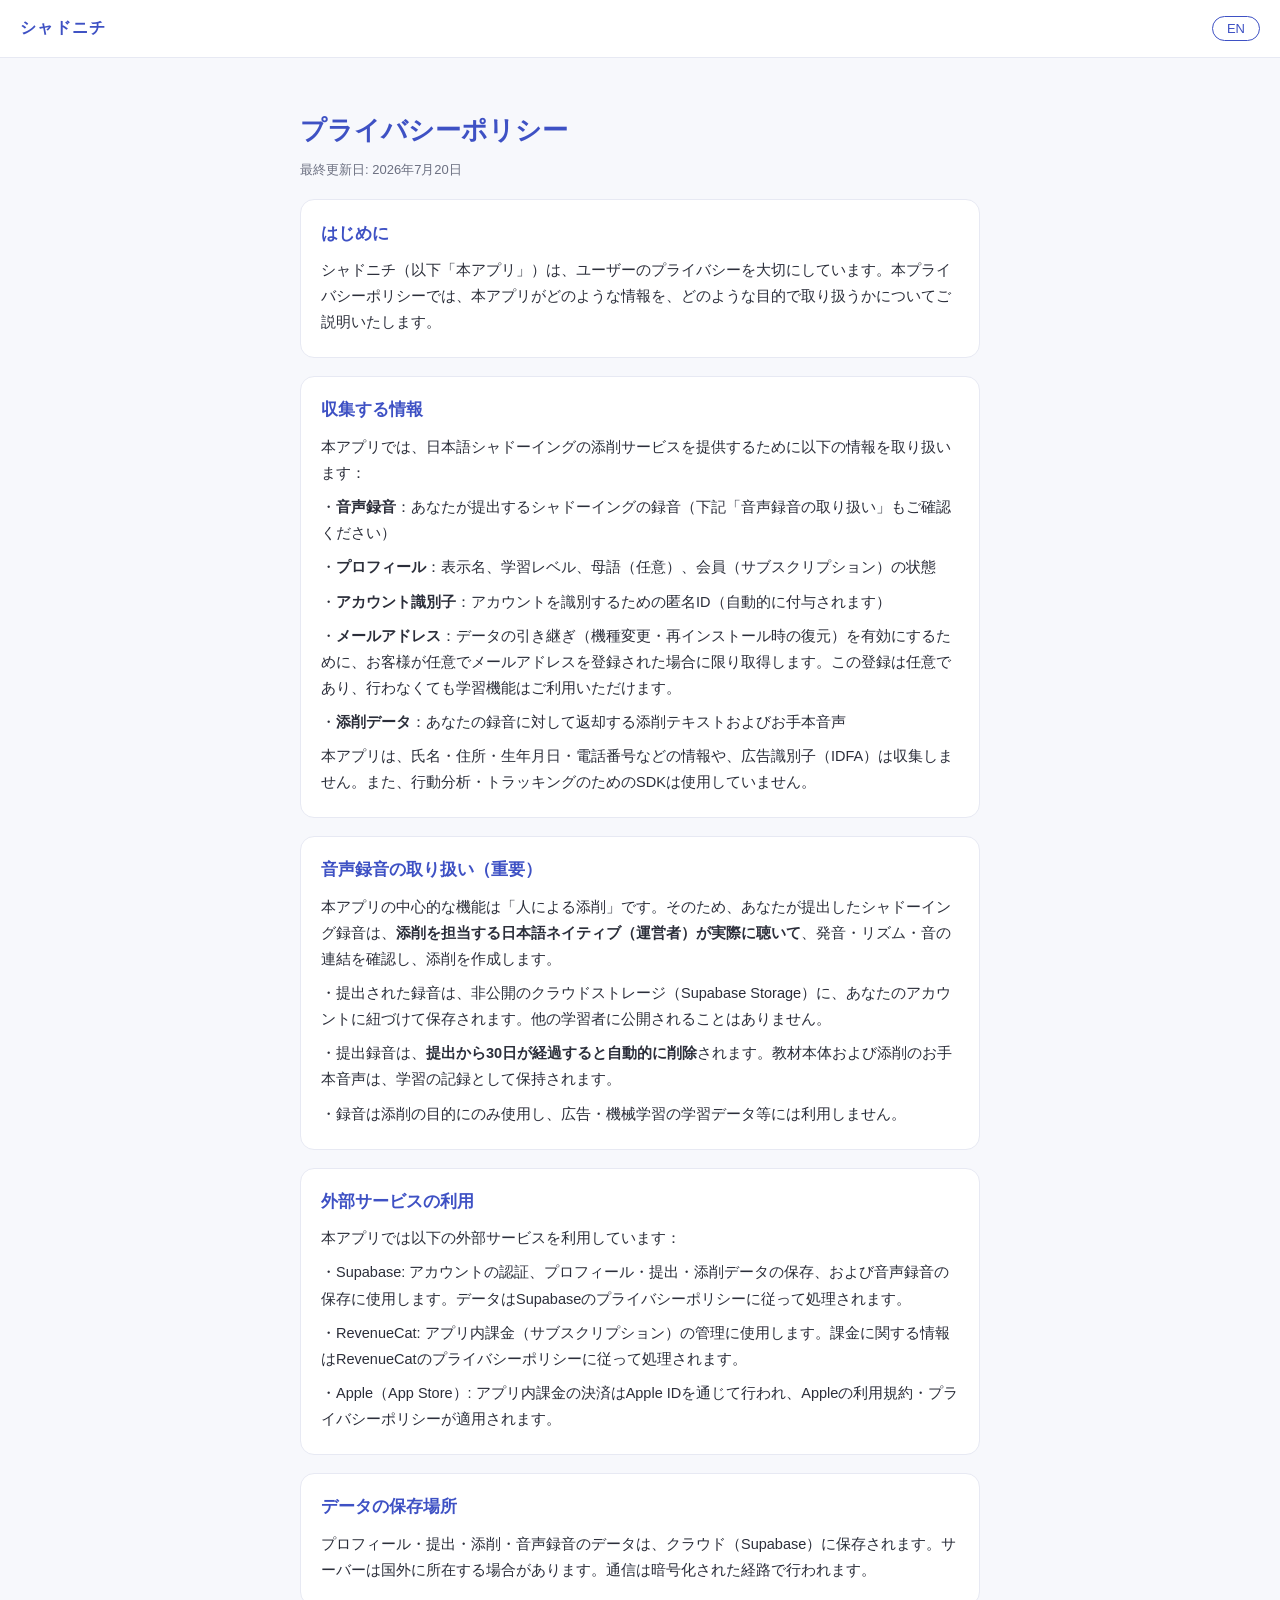
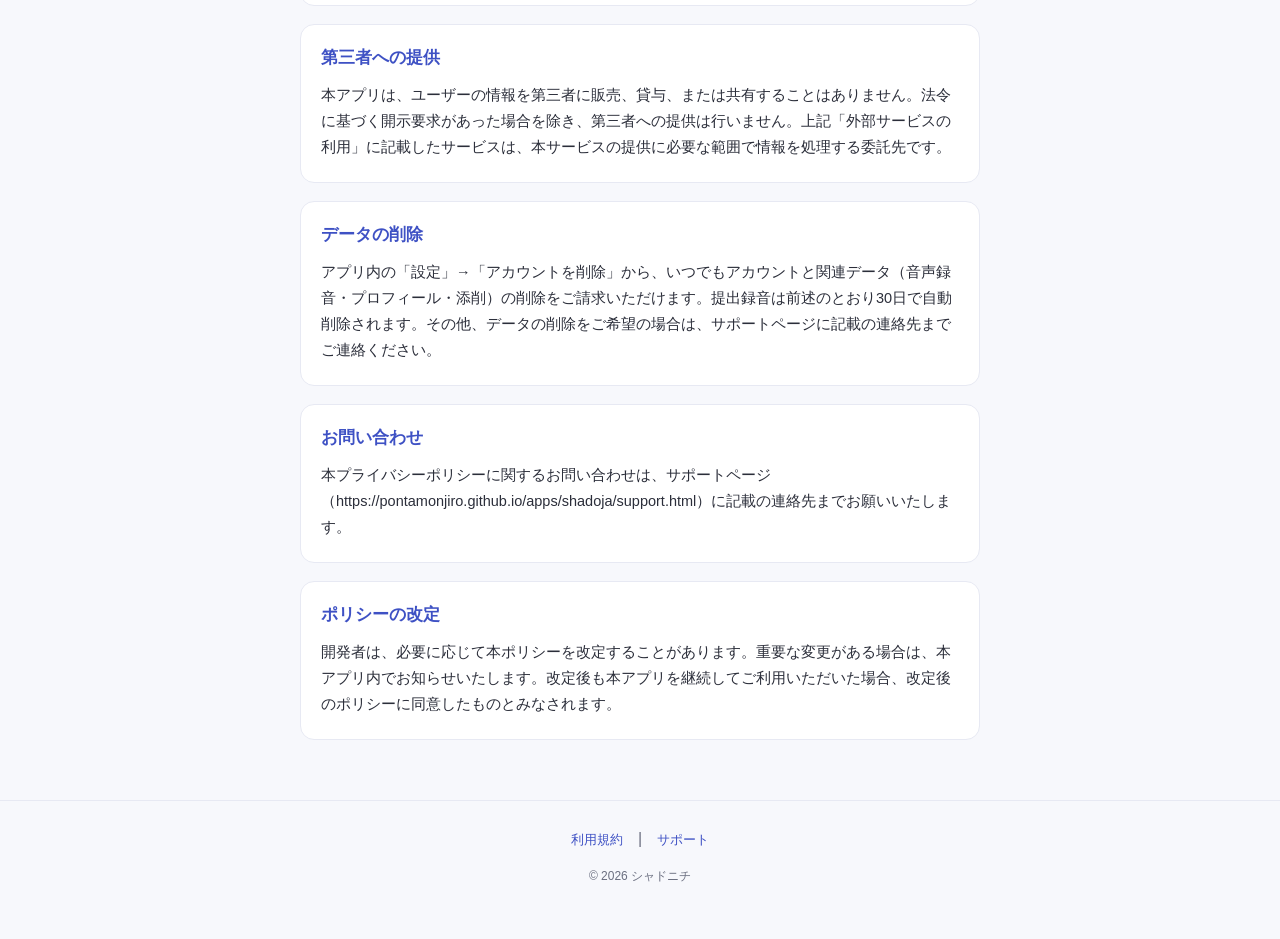
<file: apps/shadoja/privacy.html>
<!DOCTYPE html>
<html lang="ja">
<head>
  <meta charset="UTF-8">
  <meta name="viewport" content="width=device-width, initial-scale=1.0">
  <title>プライバシーポリシー | シャドニチ</title>
  <link rel="stylesheet" href="style.css">
</head>
<body>
  <nav class="top-bar">
    <a href="index.html" class="logo">シャドニチ</a>
    <button class="lang-toggle" onclick="toggleLang()" aria-label="Toggle language">
      <span class="lang-ja">EN</span>
      <span class="lang-en" style="display:none">JA</span>
    </button>
  </nav>

  <main class="legal-page">
    <div class="lang-ja">
      <h1>プライバシーポリシー</h1>
      <p class="last-updated">最終更新日: 2026年7月20日</p>

      <section>
        <h2>はじめに</h2>
        <div class="section-body">
          <p>シャドニチ（以下「本アプリ」）は、ユーザーのプライバシーを大切にしています。本プライバシーポリシーでは、本アプリがどのような情報を、どのような目的で取り扱うかについてご説明いたします。</p>
        </div>
      </section>

      <section>
        <h2>収集する情報</h2>
        <div class="section-body">
          <p>本アプリでは、日本語シャドーイングの添削サービスを提供するために以下の情報を取り扱います：</p>
          <p>・<strong>音声録音</strong>：あなたが提出するシャドーイングの録音（下記「音声録音の取り扱い」もご確認ください）</p>
          <p>・<strong>プロフィール</strong>：表示名、学習レベル、母語（任意）、会員（サブスクリプション）の状態</p>
          <p>・<strong>アカウント識別子</strong>：アカウントを識別するための匿名ID（自動的に付与されます）</p>
          <p>・<strong>メールアドレス</strong>：データの引き継ぎ（機種変更・再インストール時の復元）を有効にするために、お客様が任意でメールアドレスを登録された場合に限り取得します。この登録は任意であり、行わなくても学習機能はご利用いただけます。</p>
          <p>・<strong>添削データ</strong>：あなたの録音に対して返却する添削テキストおよびお手本音声</p>
          <p></p>
          <p>本アプリは、氏名・住所・生年月日・電話番号などの情報や、広告識別子（IDFA）は収集しません。また、行動分析・トラッキングのためのSDKは使用していません。</p>
        </div>
      </section>

      <section>
        <h2>音声録音の取り扱い（重要）</h2>
        <div class="section-body">
          <p>本アプリの中心的な機能は「人による添削」です。そのため、あなたが提出したシャドーイング録音は、<strong>添削を担当する日本語ネイティブ（運営者）が実際に聴いて</strong>、発音・リズム・音の連結を確認し、添削を作成します。</p>
          <p>・提出された録音は、非公開のクラウドストレージ（Supabase Storage）に、あなたのアカウントに紐づけて保存されます。他の学習者に公開されることはありません。</p>
          <p>・提出録音は、<strong>提出から30日が経過すると自動的に削除</strong>されます。教材本体および添削のお手本音声は、学習の記録として保持されます。</p>
          <p>・録音は添削の目的にのみ使用し、広告・機械学習の学習データ等には利用しません。</p>
        </div>
      </section>

      <section>
        <h2>外部サービスの利用</h2>
        <div class="section-body">
          <p>本アプリでは以下の外部サービスを利用しています：</p>
          <p></p>
          <p>・Supabase: アカウントの認証、プロフィール・提出・添削データの保存、および音声録音の保存に使用します。データはSupabaseのプライバシーポリシーに従って処理されます。</p>
          <p>・RevenueCat: アプリ内課金（サブスクリプション）の管理に使用します。課金に関する情報はRevenueCatのプライバシーポリシーに従って処理されます。</p>
          <p>・Apple（App Store）: アプリ内課金の決済はApple IDを通じて行われ、Appleの利用規約・プライバシーポリシーが適用されます。</p>
        </div>
      </section>

      <section>
        <h2>データの保存場所</h2>
        <div class="section-body">
          <p>プロフィール・提出・添削・音声録音のデータは、クラウド（Supabase）に保存されます。サーバーは国外に所在する場合があります。通信は暗号化された経路で行われます。</p>
        </div>
      </section>

      <section>
        <h2>第三者への提供</h2>
        <div class="section-body">
          <p>本アプリは、ユーザーの情報を第三者に販売、貸与、または共有することはありません。法令に基づく開示要求があった場合を除き、第三者への提供は行いません。上記「外部サービスの利用」に記載したサービスは、本サービスの提供に必要な範囲で情報を処理する委託先です。</p>
        </div>
      </section>

      <section>
        <h2>データの削除</h2>
        <div class="section-body">
          <p>アプリ内の「設定」→「アカウントを削除」から、いつでもアカウントと関連データ（音声録音・プロフィール・添削）の削除をご請求いただけます。提出録音は前述のとおり30日で自動削除されます。その他、データの削除をご希望の場合は、サポートページに記載の連絡先までご連絡ください。</p>
        </div>
      </section>

      <section>
        <h2>お問い合わせ</h2>
        <div class="section-body">
          <p>本プライバシーポリシーに関するお問い合わせは、サポートページ（https://pontamonjiro.github.io/apps/shadoja/support.html）に記載の連絡先までお願いいたします。</p>
        </div>
      </section>

      <section>
        <h2>ポリシーの改定</h2>
        <div class="section-body">
          <p>開発者は、必要に応じて本ポリシーを改定することがあります。重要な変更がある場合は、本アプリ内でお知らせいたします。改定後も本アプリを継続してご利用いただいた場合、改定後のポリシーに同意したものとみなされます。</p>
        </div>
      </section>
    </div>

    <div class="lang-en" style="display:none">
      <h1>Privacy Policy</h1>
      <p class="last-updated">Last updated: July 20, 2026</p>

      <section>
        <h2>Introduction</h2>
        <div class="section-body">
          <p>Shadoja (the &quot;App&quot;) values your privacy. This Privacy Policy explains what information the App handles and for what purposes.</p>
        </div>
      </section>

      <section>
        <h2>Information We Collect</h2>
        <div class="section-body">
          <p>To provide human feedback on your Japanese shadowing, the App handles the following:</p>
          <p>• <strong>Voice recordings</strong>: the shadowing recordings you submit (see &quot;How We Handle Voice Recordings&quot; below)</p>
          <p>• <strong>Profile</strong>: display name, learning level, native language (optional), and subscription status</p>
          <p>• <strong>Account identifier</strong>: an anonymous ID assigned automatically to identify your account</p>
          <p>• <strong>Email address</strong>: obtained only if you optionally register one to enable data carryover (restoring your data when you change or reinstall your device). This is optional; the learning features work without it.</p>
          <p>• <strong>Feedback data</strong>: the feedback text and model audio returned for your recordings</p>
          <p></p>
          <p>The App does not collect your name, address, date of birth, phone number, or the advertising identifier (IDFA). It uses no analytics or tracking SDKs.</p>
        </div>
      </section>

      <section>
        <h2>How We Handle Voice Recordings (Important)</h2>
        <div class="section-body">
          <p>The core of the App is human feedback. Because of this, the shadowing recordings you submit are <strong>listened to by a native Japanese speaker (the operator)</strong> who reviews your pronunciation, rhythm, and linking to write your feedback.</p>
          <p>• Submitted recordings are stored in private cloud storage (Supabase Storage), tied to your account. They are never made public to other learners.</p>
          <p>• Submitted recordings are <strong>automatically deleted 30 days after submission</strong>. The learning materials and feedback model audio are retained as a record of your progress.</p>
          <p>• Recordings are used only for the purpose of feedback, never for advertising or machine-learning training data.</p>
        </div>
      </section>

      <section>
        <h2>Third-Party Services</h2>
        <div class="section-body">
          <p>The App uses the following third-party services:</p>
          <p></p>
          <p>• Supabase: Used for account authentication, storage of profile / submission / feedback data, and storage of voice recordings. Data is processed according to Supabase&#39;s Privacy Policy.</p>
          <p>• RevenueCat: Used for in-app purchase (subscription) management. Payment-related information is processed according to RevenueCat&#39;s Privacy Policy.</p>
          <p>• Apple (App Store): In-app purchases are billed through your Apple ID and are subject to Apple&#39;s terms and privacy policy.</p>
        </div>
      </section>

      <section>
        <h2>Data Storage</h2>
        <div class="section-body">
          <p>Profile, submission, feedback, and voice recording data are stored in the cloud (Supabase). Servers may be located outside your country. Communication is carried over encrypted connections.</p>
        </div>
      </section>

      <section>
        <h2>Sharing with Third Parties</h2>
        <div class="section-body">
          <p>The App does not sell, rent, or share your information with third parties, except when disclosure is required by law. The services listed under &quot;Third-Party Services&quot; process information only as processors, to the extent necessary to provide the service.</p>
        </div>
      </section>

      <section>
        <h2>Data Deletion</h2>
        <div class="section-body">
          <p>You can request deletion of your account and related data (voice recordings, profile, feedback) anytime from Settings → Delete account in the App. Submitted recordings are auto-deleted after 30 days as described above. For any other deletion request, please contact us via the Support page.</p>
        </div>
      </section>

      <section>
        <h2>Contact</h2>
        <div class="section-body">
          <p>For questions about this Privacy Policy, please contact us via the Support page (https://pontamonjiro.github.io/apps/shadoja/support.html).</p>
        </div>
      </section>

      <section>
        <h2>Changes to This Policy</h2>
        <div class="section-body">
          <p>The developer may update this Policy as needed. If significant changes are made, you will be notified within the App. Continued use of the App after changes constitutes acceptance of the updated Policy.</p>
        </div>
      </section>
    </div>
  </main>

  <footer>
    <div class="footer-links">
      <a href="terms.html" class="lang-ja">利用規約</a>
      <a href="terms.html" class="lang-en" style="display:none">Terms of Use</a>
      <span class="sep">|</span>
      <a href="support.html" class="lang-ja">サポート</a>
      <a href="support.html" class="lang-en" style="display:none">Support</a>
    </div>
    <p class="copyright">&copy; 2026 シャドニチ</p>
  </footer>

  <script>
    function toggleLang() {
      document.querySelectorAll('.lang-ja').forEach(el => {
        el.style.display = el.style.display === 'none' ? '' : 'none';
      });
      document.querySelectorAll('.lang-en').forEach(el => {
        el.style.display = el.style.display === 'none' ? '' : 'none';
      });
    }
  </script>
</body>
</html>
</file>
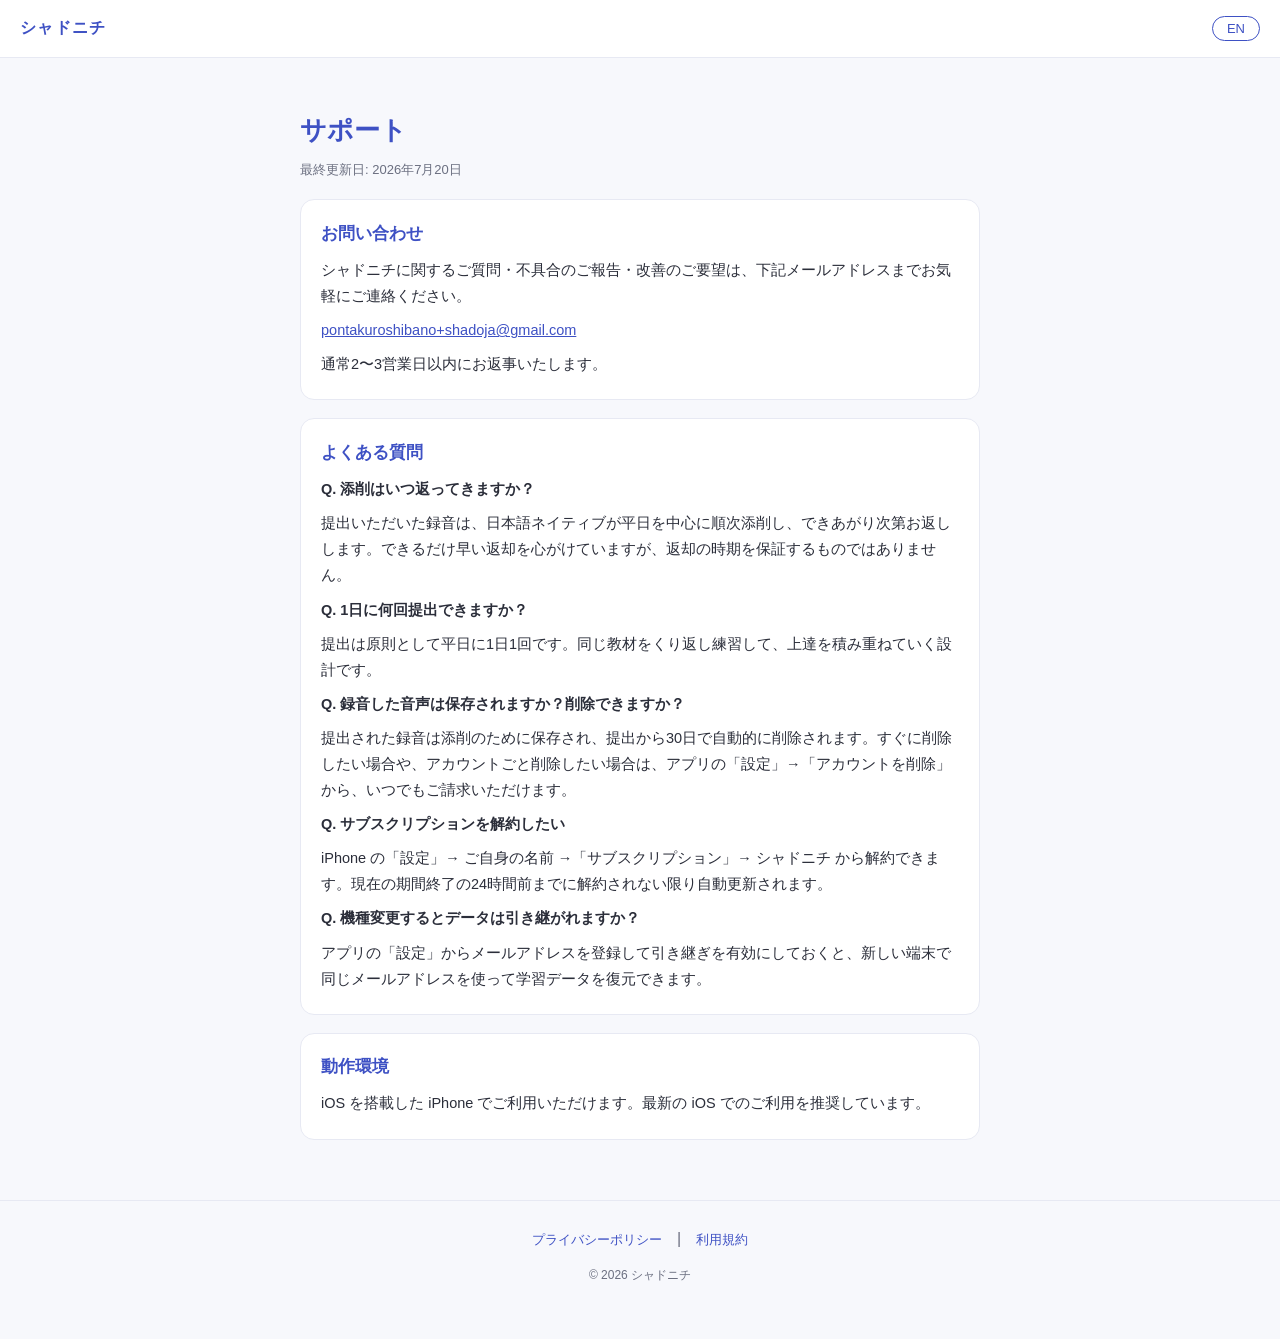
<file: apps/shadoja/support.html>
<!DOCTYPE html>
<html lang="ja">
<head>
  <meta charset="UTF-8">
  <meta name="viewport" content="width=device-width, initial-scale=1.0">
  <title>サポート | シャドニチ</title>
  <link rel="stylesheet" href="style.css">
</head>
<body>
  <nav class="top-bar">
    <a href="index.html" class="logo">シャドニチ</a>
    <button class="lang-toggle" onclick="toggleLang()" aria-label="Toggle language">
      <span class="lang-ja">EN</span>
      <span class="lang-en" style="display:none">JA</span>
    </button>
  </nav>

  <main class="legal-page">
    <div class="lang-ja">
      <h1>サポート</h1>
      <p class="last-updated">最終更新日: 2026年7月20日</p>

      <section>
        <h2>お問い合わせ</h2>
        <div class="section-body">
          <p>シャドニチに関するご質問・不具合のご報告・改善のご要望は、下記メールアドレスまでお気軽にご連絡ください。</p>
          <p><a href="mailto:pontakuroshibano+shadoja@gmail.com">pontakuroshibano+shadoja@gmail.com</a></p>
          <p>通常2〜3営業日以内にお返事いたします。</p>
        </div>
      </section>

      <section>
        <h2>よくある質問</h2>
        <div class="section-body">
          <p><strong>Q. 添削はいつ返ってきますか？</strong></p>
          <p>提出いただいた録音は、日本語ネイティブが平日を中心に順次添削し、できあがり次第お返しします。できるだけ早い返却を心がけていますが、返却の時期を保証するものではありません。</p>
          <p></p>
          <p><strong>Q. 1日に何回提出できますか？</strong></p>
          <p>提出は原則として平日に1日1回です。同じ教材をくり返し練習して、上達を積み重ねていく設計です。</p>
          <p></p>
          <p><strong>Q. 録音した音声は保存されますか？削除できますか？</strong></p>
          <p>提出された録音は添削のために保存され、提出から30日で自動的に削除されます。すぐに削除したい場合や、アカウントごと削除したい場合は、アプリの「設定」→「アカウントを削除」から、いつでもご請求いただけます。</p>
          <p></p>
          <p><strong>Q. サブスクリプションを解約したい</strong></p>
          <p>iPhone の「設定」→ ご自身の名前 →「サブスクリプション」→ シャドニチ から解約できます。現在の期間終了の24時間前までに解約されない限り自動更新されます。</p>
          <p></p>
          <p><strong>Q. 機種変更するとデータは引き継がれますか？</strong></p>
          <p>アプリの「設定」からメールアドレスを登録して引き継ぎを有効にしておくと、新しい端末で同じメールアドレスを使って学習データを復元できます。</p>
        </div>
      </section>

      <section>
        <h2>動作環境</h2>
        <div class="section-body">
          <p>iOS を搭載した iPhone でご利用いただけます。最新の iOS でのご利用を推奨しています。</p>
        </div>
      </section>
    </div>

    <div class="lang-en" style="display:none">
      <h1>Support</h1>
      <p class="last-updated">Last updated: July 20, 2026</p>

      <section>
        <h2>Contact</h2>
        <div class="section-body">
          <p>For questions, bug reports, or feature requests about Shadoja, feel free to reach out to us at:</p>
          <p><a href="mailto:pontakuroshibano+shadoja@gmail.com">pontakuroshibano+shadoja@gmail.com</a></p>
          <p>We usually reply within 2–3 business days.</p>
        </div>
      </section>

      <section>
        <h2>FAQ</h2>
        <div class="section-body">
          <p><strong>Q. When will my feedback come back?</strong></p>
          <p>Your submitted recording is reviewed by a native Japanese speaker, mainly on weekdays, on a rolling basis, and returned as soon as it is ready. We aim to return it quickly, but the timing is not guaranteed.</p>
          <p></p>
          <p><strong>Q. How many times a day can I submit?</strong></p>
          <p>Submissions are, in principle, once per weekday. The App is designed for you to practice the same material repeatedly and build up your skills.</p>
          <p></p>
          <p><strong>Q. Are my recordings stored? Can I delete them?</strong></p>
          <p>Submitted recordings are stored for feedback and automatically deleted 30 days after submission. To delete sooner, or to delete your entire account, use Settings → Delete account in the App anytime.</p>
          <p></p>
          <p><strong>Q. How do I cancel my subscription?</strong></p>
          <p>Go to iPhone Settings → your name → Subscriptions → Shadoja. Subscriptions renew automatically unless canceled at least 24 hours before the end of the current period.</p>
          <p></p>
          <p><strong>Q. Will my data carry over to a new device?</strong></p>
          <p>If you register an email in Settings to enable data carryover, you can restore your learning data on a new device using the same email address.</p>
        </div>
      </section>

      <section>
        <h2>Requirements</h2>
        <div class="section-body">
          <p>Available on iPhone running iOS. We recommend using the latest version of iOS.</p>
        </div>
      </section>
    </div>
  </main>

  <footer>
    <div class="footer-links">
      <a href="privacy.html" class="lang-ja">プライバシーポリシー</a>
      <a href="privacy.html" class="lang-en" style="display:none">Privacy Policy</a>
      <span class="sep">|</span>
      <a href="terms.html" class="lang-ja">利用規約</a>
      <a href="terms.html" class="lang-en" style="display:none">Terms of Use</a>
    </div>
    <p class="copyright">&copy; 2026 シャドニチ</p>
  </footer>

  <script>
    function toggleLang() {
      document.querySelectorAll('.lang-ja').forEach(el => {
        el.style.display = el.style.display === 'none' ? '' : 'none';
      });
      document.querySelectorAll('.lang-en').forEach(el => {
        el.style.display = el.style.display === 'none' ? '' : 'none';
      });
    }
  </script>
</body>
</html>
</file>
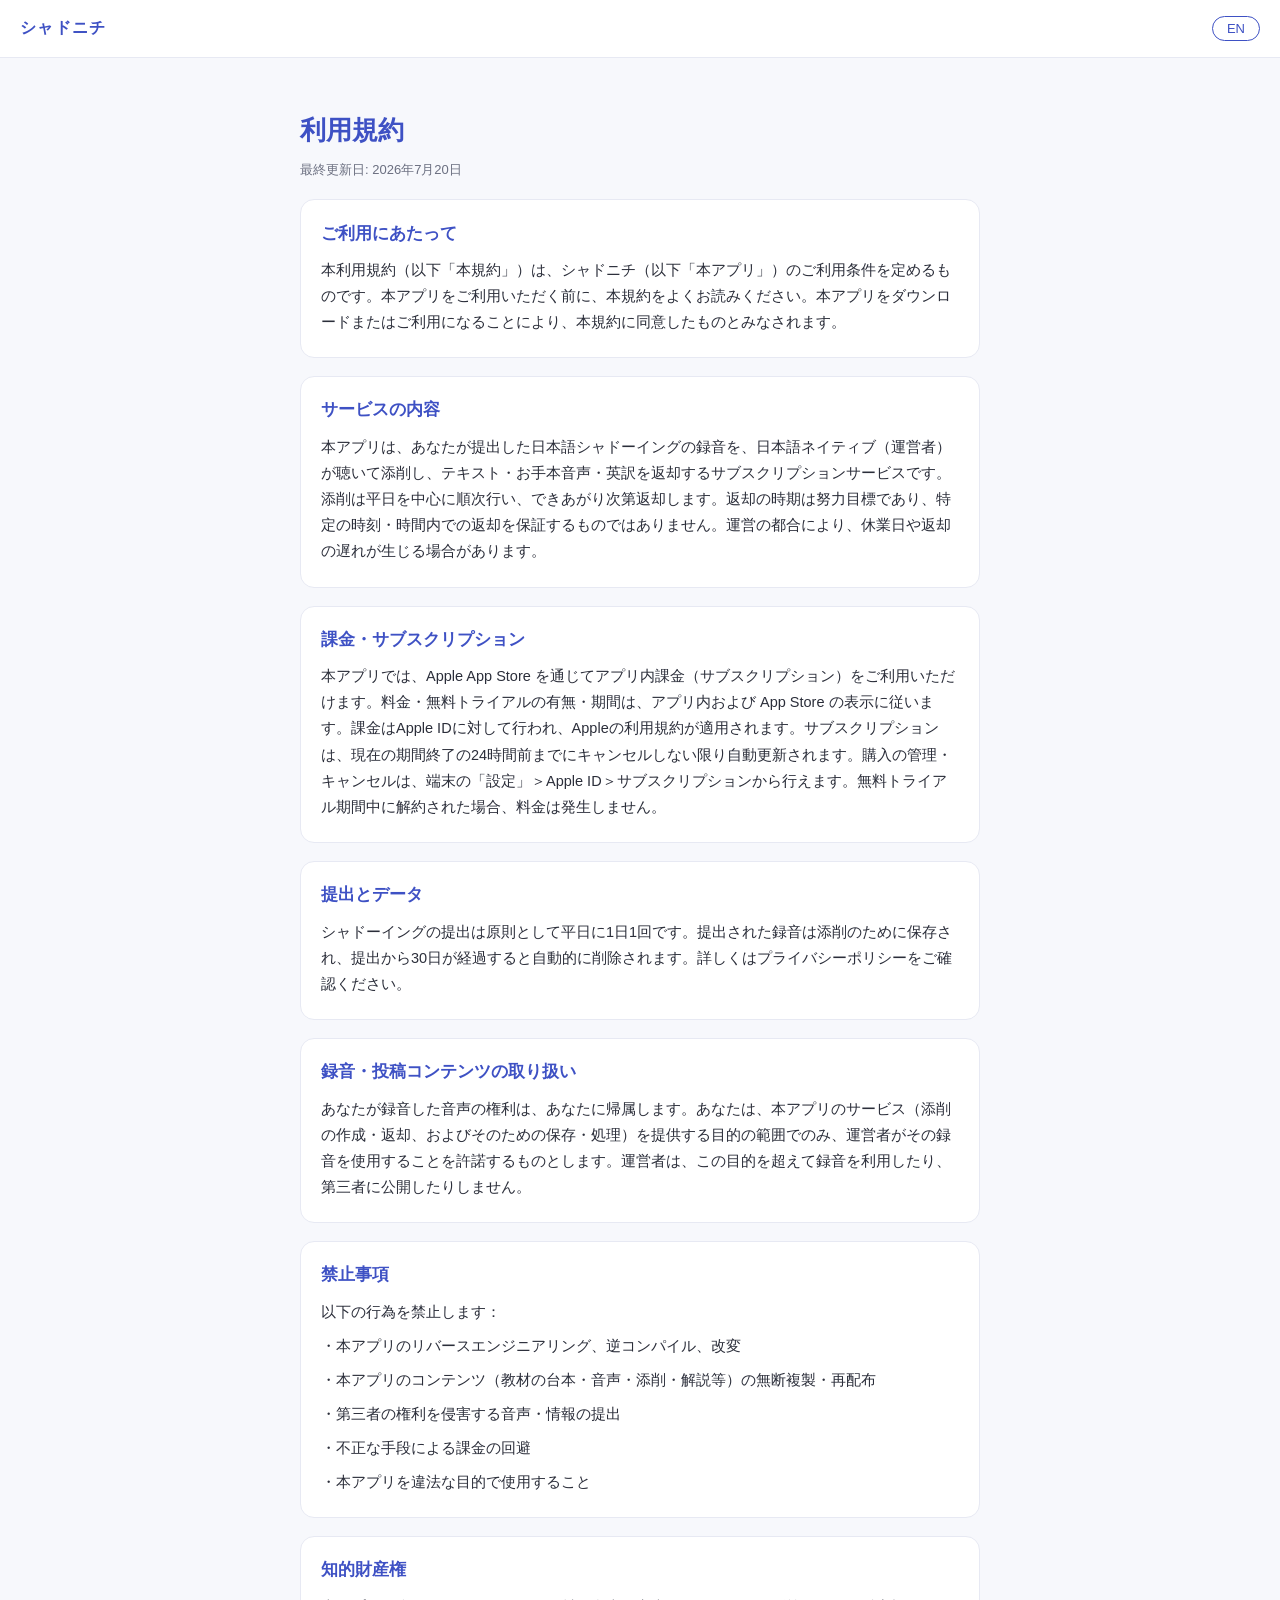
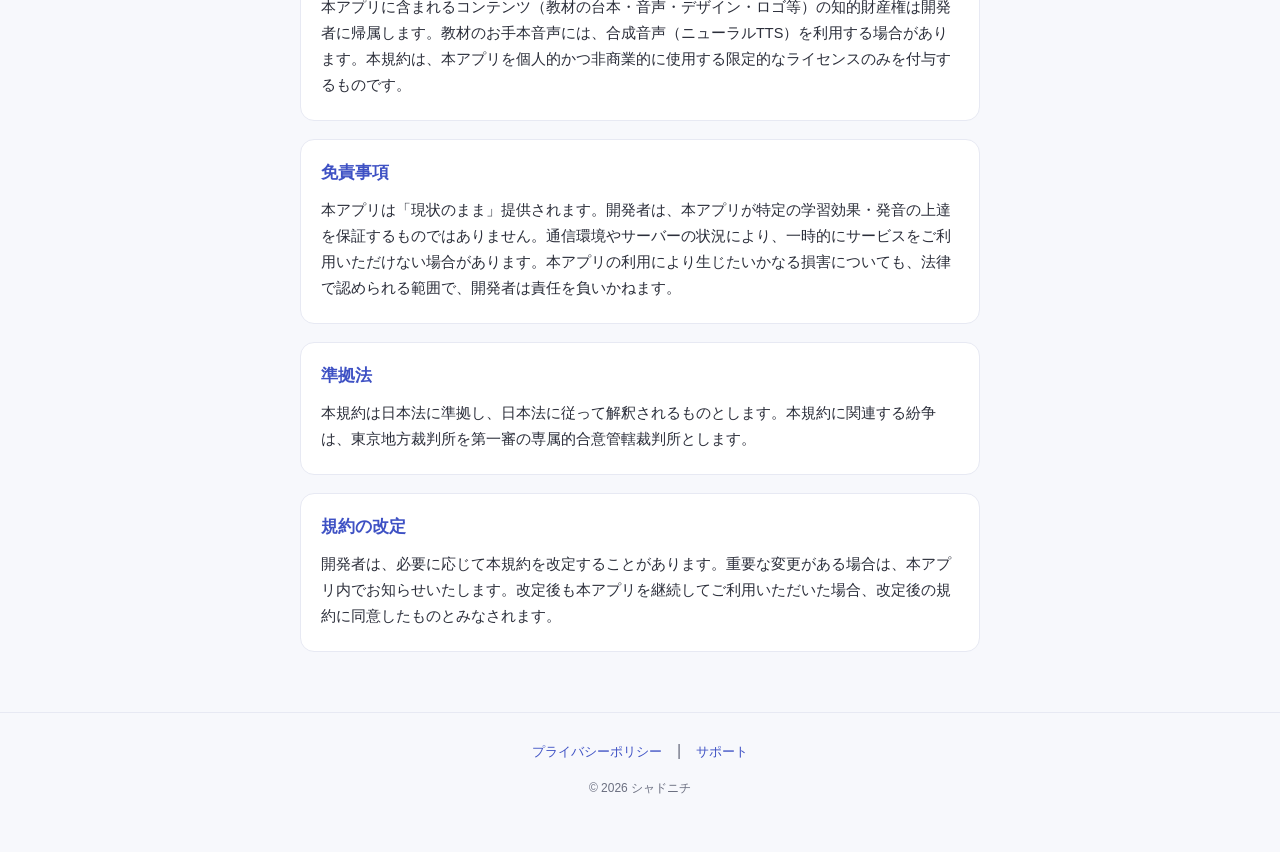
<file: apps/shadoja/terms.html>
<!DOCTYPE html>
<html lang="ja">
<head>
  <meta charset="UTF-8">
  <meta name="viewport" content="width=device-width, initial-scale=1.0">
  <title>利用規約 | シャドニチ</title>
  <link rel="stylesheet" href="style.css">
</head>
<body>
  <nav class="top-bar">
    <a href="index.html" class="logo">シャドニチ</a>
    <button class="lang-toggle" onclick="toggleLang()" aria-label="Toggle language">
      <span class="lang-ja">EN</span>
      <span class="lang-en" style="display:none">JA</span>
    </button>
  </nav>

  <main class="legal-page">
    <div class="lang-ja">
      <h1>利用規約</h1>
      <p class="last-updated">最終更新日: 2026年7月20日</p>

      <section>
        <h2>ご利用にあたって</h2>
        <div class="section-body">
          <p>本利用規約（以下「本規約」）は、シャドニチ（以下「本アプリ」）のご利用条件を定めるものです。本アプリをご利用いただく前に、本規約をよくお読みください。本アプリをダウンロードまたはご利用になることにより、本規約に同意したものとみなされます。</p>
        </div>
      </section>

      <section>
        <h2>サービスの内容</h2>
        <div class="section-body">
          <p>本アプリは、あなたが提出した日本語シャドーイングの録音を、日本語ネイティブ（運営者）が聴いて添削し、テキスト・お手本音声・英訳を返却するサブスクリプションサービスです。添削は平日を中心に順次行い、できあがり次第返却します。返却の時期は努力目標であり、特定の時刻・時間内での返却を保証するものではありません。運営の都合により、休業日や返却の遅れが生じる場合があります。</p>
        </div>
      </section>

      <section>
        <h2>課金・サブスクリプション</h2>
        <div class="section-body">
          <p>本アプリでは、Apple App Store を通じてアプリ内課金（サブスクリプション）をご利用いただけます。料金・無料トライアルの有無・期間は、アプリ内および App Store の表示に従います。課金はApple IDに対して行われ、Appleの利用規約が適用されます。サブスクリプションは、現在の期間終了の24時間前までにキャンセルしない限り自動更新されます。購入の管理・キャンセルは、端末の「設定」＞Apple ID＞サブスクリプションから行えます。無料トライアル期間中に解約された場合、料金は発生しません。</p>
        </div>
      </section>

      <section>
        <h2>提出とデータ</h2>
        <div class="section-body">
          <p>シャドーイングの提出は原則として平日に1日1回です。提出された録音は添削のために保存され、提出から30日が経過すると自動的に削除されます。詳しくはプライバシーポリシーをご確認ください。</p>
        </div>
      </section>

      <section>
        <h2>録音・投稿コンテンツの取り扱い</h2>
        <div class="section-body">
          <p>あなたが録音した音声の権利は、あなたに帰属します。あなたは、本アプリのサービス（添削の作成・返却、およびそのための保存・処理）を提供する目的の範囲でのみ、運営者がその録音を使用することを許諾するものとします。運営者は、この目的を超えて録音を利用したり、第三者に公開したりしません。</p>
        </div>
      </section>

      <section>
        <h2>禁止事項</h2>
        <div class="section-body">
          <p>以下の行為を禁止します：</p>
          <p>・本アプリのリバースエンジニアリング、逆コンパイル、改変</p>
          <p>・本アプリのコンテンツ（教材の台本・音声・添削・解説等）の無断複製・再配布</p>
          <p>・第三者の権利を侵害する音声・情報の提出</p>
          <p>・不正な手段による課金の回避</p>
          <p>・本アプリを違法な目的で使用すること</p>
        </div>
      </section>

      <section>
        <h2>知的財産権</h2>
        <div class="section-body">
          <p>本アプリに含まれるコンテンツ（教材の台本・音声・デザイン・ロゴ等）の知的財産権は開発者に帰属します。教材のお手本音声には、合成音声（ニューラルTTS）を利用する場合があります。本規約は、本アプリを個人的かつ非商業的に使用する限定的なライセンスのみを付与するものです。</p>
        </div>
      </section>

      <section>
        <h2>免責事項</h2>
        <div class="section-body">
          <p>本アプリは「現状のまま」提供されます。開発者は、本アプリが特定の学習効果・発音の上達を保証するものではありません。通信環境やサーバーの状況により、一時的にサービスをご利用いただけない場合があります。本アプリの利用により生じたいかなる損害についても、法律で認められる範囲で、開発者は責任を負いかねます。</p>
        </div>
      </section>

      <section>
        <h2>準拠法</h2>
        <div class="section-body">
          <p>本規約は日本法に準拠し、日本法に従って解釈されるものとします。本規約に関連する紛争は、東京地方裁判所を第一審の専属的合意管轄裁判所とします。</p>
        </div>
      </section>

      <section>
        <h2>規約の改定</h2>
        <div class="section-body">
          <p>開発者は、必要に応じて本規約を改定することがあります。重要な変更がある場合は、本アプリ内でお知らせいたします。改定後も本アプリを継続してご利用いただいた場合、改定後の規約に同意したものとみなされます。</p>
        </div>
      </section>
    </div>

    <div class="lang-en" style="display:none">
      <h1>Terms of Use</h1>
      <p class="last-updated">Last updated: July 20, 2026</p>

      <section>
        <h2>About These Terms</h2>
        <div class="section-body">
          <p>These Terms of Use (&quot;Terms&quot;) govern your use of Shadoja (the &quot;App&quot;). Please read these Terms carefully before using the App. By downloading or using the App, you agree to be bound by these Terms.</p>
        </div>
      </section>

      <section>
        <h2>The Service</h2>
        <div class="section-body">
          <p>The App is a subscription service in which a native Japanese speaker (the operator) listens to the Japanese shadowing recordings you submit and returns feedback as text, model audio, and an English translation. Feedback is provided mainly on weekdays, on a rolling basis, and returned as soon as it is ready. Turnaround is a best-effort goal and is not guaranteed to be within any specific time. Non-business days or delays may occur due to operational circumstances.</p>
        </div>
      </section>

      <section>
        <h2>Subscriptions &amp; Purchases</h2>
        <div class="section-body">
          <p>The App offers in-app purchases (subscriptions) through the Apple App Store. Pricing and any free trial and its length follow what is shown in the App and on the App Store. Charges are billed to your Apple ID and are subject to Apple&#39;s terms. Subscriptions automatically renew unless canceled at least 24 hours before the end of the current period. You can manage or cancel subscriptions in Settings &gt; Apple ID &gt; Subscriptions. If you cancel during a free trial, no charge is made.</p>
        </div>
      </section>

      <section>
        <h2>Submissions &amp; Data</h2>
        <div class="section-body">
          <p>Shadowing submissions are, in principle, once per weekday. Submitted recordings are stored for the purpose of feedback and are automatically deleted 30 days after submission. See the Privacy Policy for details.</p>
        </div>
      </section>

      <section>
        <h2>Your Recordings &amp; Content</h2>
        <div class="section-body">
          <p>You retain the rights to the audio you record. You grant the operator permission to use your recordings solely to provide the App&#39;s service (creating and returning feedback, and storing and processing for that purpose). The operator will not use your recordings beyond this purpose or make them public to third parties.</p>
        </div>
      </section>

      <section>
        <h2>Prohibited Activities</h2>
        <div class="section-body">
          <p>The following activities are prohibited:</p>
          <p>• Reverse engineering, decompiling, or modifying the App</p>
          <p>• Unauthorized reproduction or redistribution of App content (material scripts, audio, feedback, explanations, etc.)</p>
          <p>• Submitting audio or information that infringes the rights of others</p>
          <p>• Circumventing payment mechanisms through unauthorized means</p>
          <p>• Using the App for any unlawful purpose</p>
        </div>
      </section>

      <section>
        <h2>Intellectual Property</h2>
        <div class="section-body">
          <p>All content in the App (material scripts, audio, designs, logos, etc.) is the intellectual property of the developer. Model audio for materials may use synthesized voice (neural TTS). These Terms grant you only a limited license to use the App for personal, non-commercial purposes.</p>
        </div>
      </section>

      <section>
        <h2>Disclaimer of Warranties</h2>
        <div class="section-body">
          <p>The App is provided &quot;as is.&quot; The developer does not guarantee any particular learning outcome or improvement in pronunciation. The service may be temporarily unavailable due to network conditions or server status. To the extent permitted by law, the developer assumes no responsibility for any damages arising from use of the App.</p>
        </div>
      </section>

      <section>
        <h2>Governing Law</h2>
        <div class="section-body">
          <p>These Terms shall be governed by and construed in accordance with the laws of Japan. Any disputes arising from these Terms shall be subject to the exclusive jurisdiction of the Tokyo District Court.</p>
        </div>
      </section>

      <section>
        <h2>Changes to Terms</h2>
        <div class="section-body">
          <p>The developer may update these Terms as needed. If significant changes are made, you will be notified within the App. Continued use of the App after changes constitutes acceptance of the updated Terms.</p>
        </div>
      </section>
    </div>
  </main>

  <footer>
    <div class="footer-links">
      <a href="privacy.html" class="lang-ja">プライバシーポリシー</a>
      <a href="privacy.html" class="lang-en" style="display:none">Privacy Policy</a>
      <span class="sep">|</span>
      <a href="support.html" class="lang-ja">サポート</a>
      <a href="support.html" class="lang-en" style="display:none">Support</a>
    </div>
    <p class="copyright">&copy; 2026 シャドニチ</p>
  </footer>

  <script>
    function toggleLang() {
      document.querySelectorAll('.lang-ja').forEach(el => {
        el.style.display = el.style.display === 'none' ? '' : 'none';
      });
      document.querySelectorAll('.lang-en').forEach(el => {
        el.style.display = el.style.display === 'none' ? '' : 'none';
      });
    }
  </script>
</body>
</html>
</file>
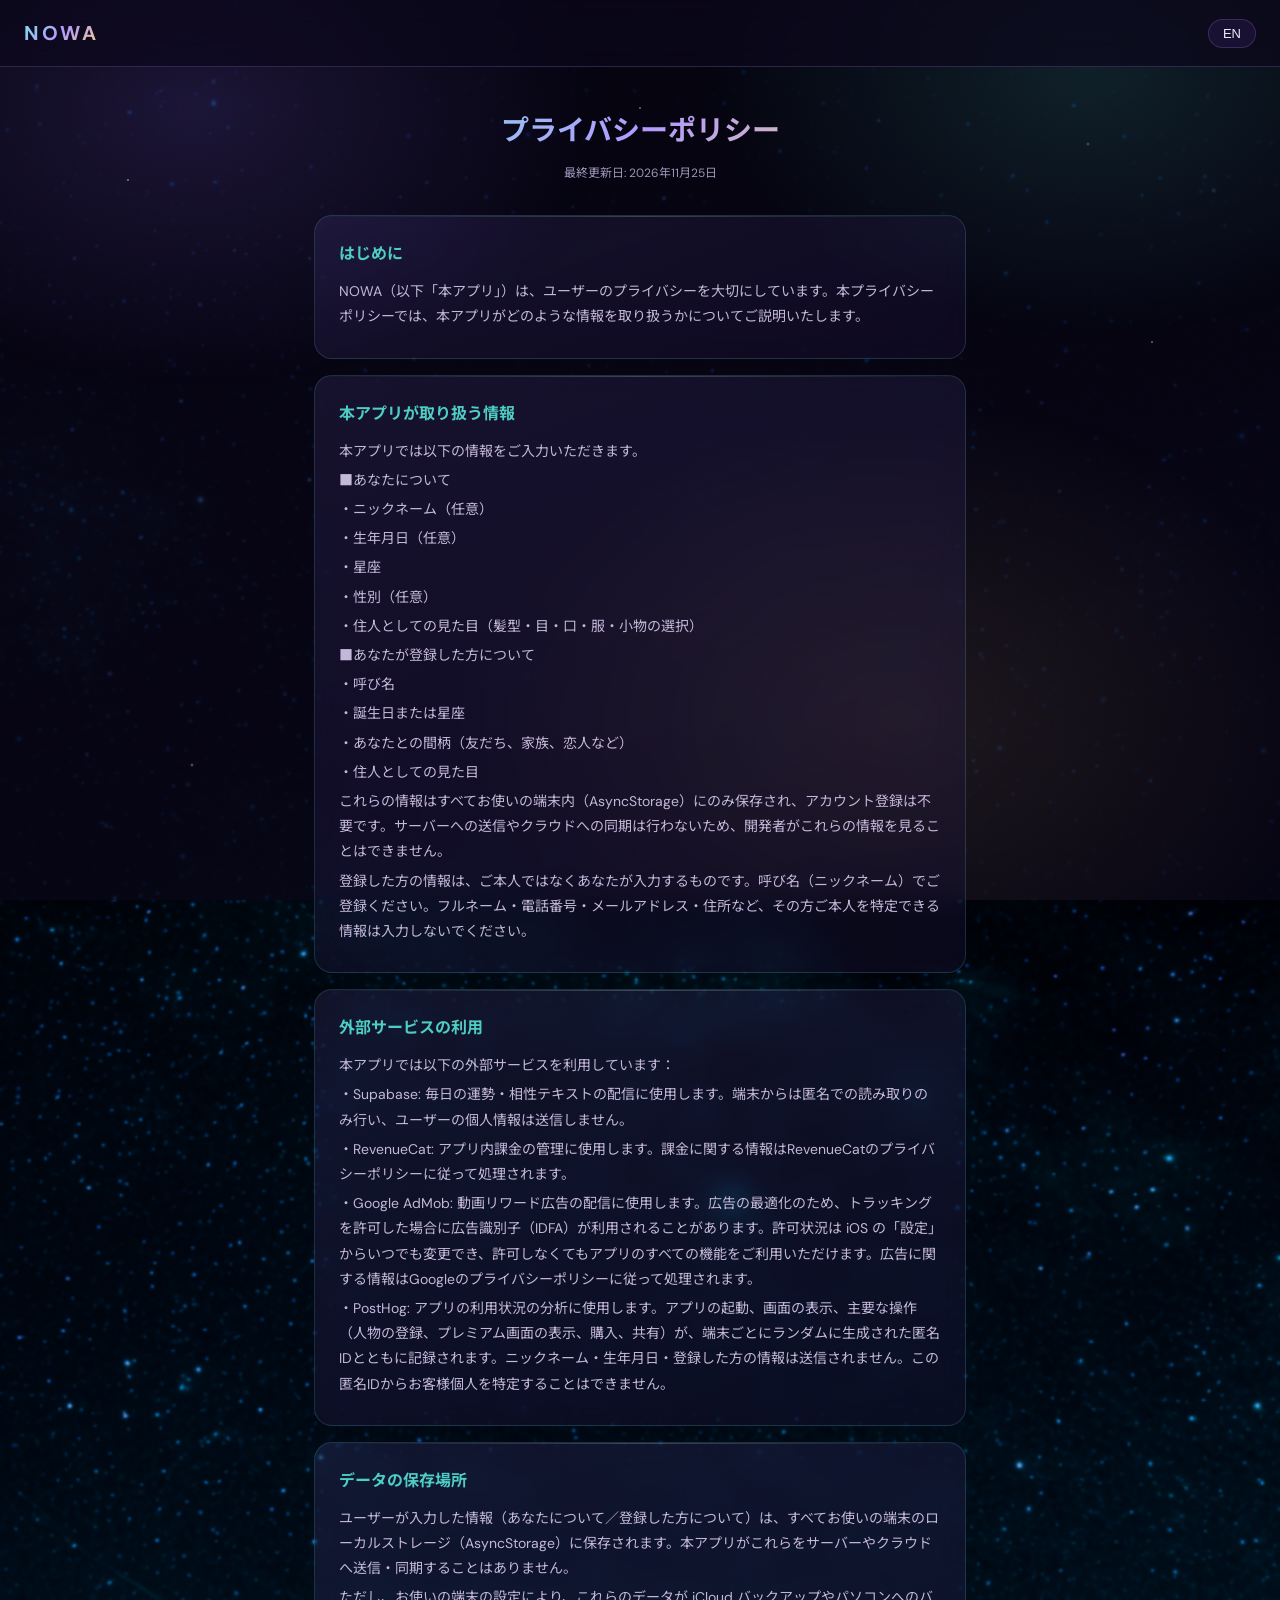
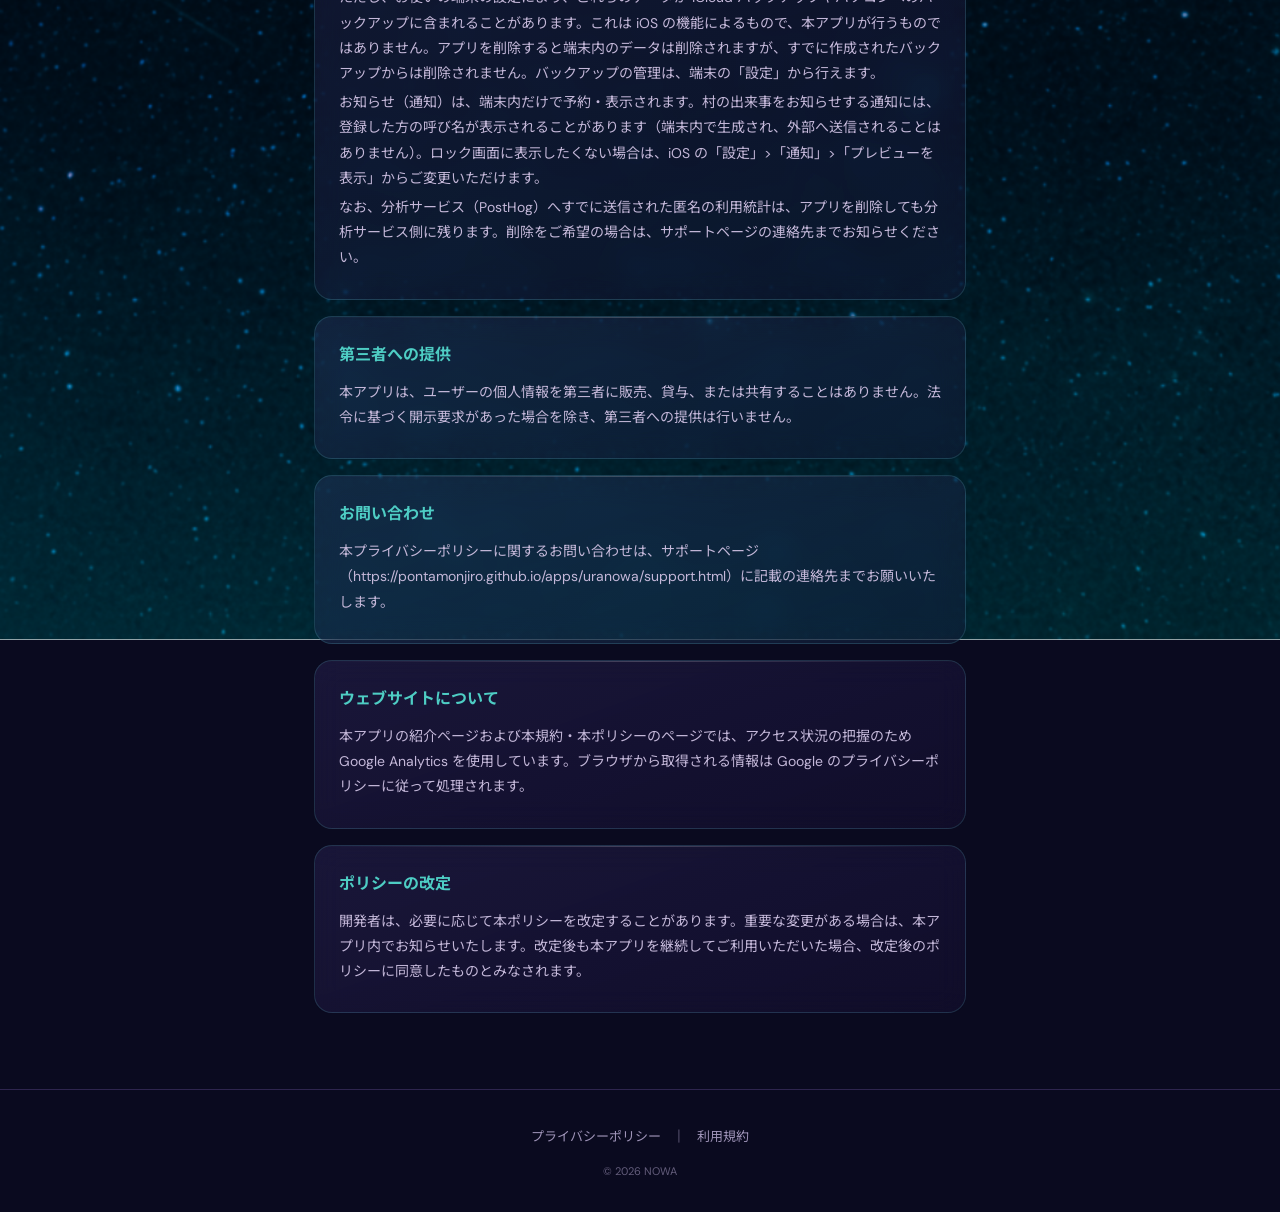
<file: apps/uranowa/privacy.html>
<!DOCTYPE html>
<html lang="ja">
<head>
  <meta charset="UTF-8">
  <meta name="viewport" content="width=device-width, initial-scale=1.0">
  <title>プライバシーポリシー | NOWA</title>
  <link rel="stylesheet" href="style.css">
</head>
<body>
  <nav class="top-bar">
    <a href="index.html" class="logo">NOWA</a>
    <button class="lang-toggle" onclick="toggleLang()" aria-label="Toggle language">
      <span class="lang-ja">EN</span>
      <span class="lang-en" style="display:none">JA</span>
    </button>
  </nav>

  <main class="legal-page">
    <div class="lang-ja">
      <h1>プライバシーポリシー</h1>
      <p class="last-updated">最終更新日: 2026年11月25日</p>
      
          <section>
            <h2>はじめに</h2>
            <div class="section-body">
              <p>NOWA（以下「本アプリ」）は、ユーザーのプライバシーを大切にしています。本プライバシーポリシーでは、本アプリがどのような情報を取り扱うかについてご説明いたします。</p>
            </div>
          </section>

          <section>
            <h2>本アプリが取り扱う情報</h2>
            <div class="section-body">
              <p>本アプリでは以下の情報をご入力いただきます。</p>
              <p></p>
              <p>■あなたについて</p>
              <p>・ニックネーム（任意）</p>
              <p>・生年月日（任意）</p>
              <p>・星座</p>
              <p>・性別（任意）</p>
              <p>・住人としての見た目（髪型・目・口・服・小物の選択）</p>
              <p></p>
              <p>■あなたが登録した方について</p>
              <p>・呼び名</p>
              <p>・誕生日または星座</p>
              <p>・あなたとの間柄（友だち、家族、恋人など）</p>
              <p>・住人としての見た目</p>
              <p></p>
              <p>これらの情報はすべてお使いの端末内（AsyncStorage）にのみ保存され、アカウント登録は不要です。サーバーへの送信やクラウドへの同期は行わないため、開発者がこれらの情報を見ることはできません。</p>
              <p></p>
              <p>登録した方の情報は、ご本人ではなくあなたが入力するものです。呼び名（ニックネーム）でご登録ください。フルネーム・電話番号・メールアドレス・住所など、その方ご本人を特定できる情報は入力しないでください。</p>
            </div>
          </section>

          <section>
            <h2>外部サービスの利用</h2>
            <div class="section-body">
              <p>本アプリでは以下の外部サービスを利用しています：</p>
              <p></p>
              <p>・Supabase: 毎日の運勢・相性テキストの配信に使用します。端末からは匿名での読み取りのみ行い、ユーザーの個人情報は送信しません。</p>
              <p>・RevenueCat: アプリ内課金の管理に使用します。課金に関する情報はRevenueCatのプライバシーポリシーに従って処理されます。</p>
              <p>・Google AdMob: 動画リワード広告の配信に使用します。広告の最適化のため、トラッキングを許可した場合に広告識別子（IDFA）が利用されることがあります。許可状況は iOS の「設定」からいつでも変更でき、許可しなくてもアプリのすべての機能をご利用いただけます。広告に関する情報はGoogleのプライバシーポリシーに従って処理されます。</p>
              <p>・PostHog: アプリの利用状況の分析に使用します。アプリの起動、画面の表示、主要な操作（人物の登録、プレミアム画面の表示、購入、共有）が、端末ごとにランダムに生成された匿名IDとともに記録されます。ニックネーム・生年月日・登録した方の情報は送信されません。この匿名IDからお客様個人を特定することはできません。</p>
            </div>
          </section>

          <section>
            <h2>データの保存場所</h2>
            <div class="section-body">
              <p>ユーザーが入力した情報（あなたについて／登録した方について）は、すべてお使いの端末のローカルストレージ（AsyncStorage）に保存されます。本アプリがこれらをサーバーやクラウドへ送信・同期することはありません。</p>
              <p></p>
              <p>ただし、お使いの端末の設定により、これらのデータが iCloud バックアップやパソコンへのバックアップに含まれることがあります。これは iOS の機能によるもので、本アプリが行うものではありません。アプリを削除すると端末内のデータは削除されますが、すでに作成されたバックアップからは削除されません。バックアップの管理は、端末の「設定」から行えます。</p>
              <p></p>
              <p>お知らせ（通知）は、端末内だけで予約・表示されます。村の出来事をお知らせする通知には、登録した方の呼び名が表示されることがあります（端末内で生成され、外部へ送信されることはありません）。ロック画面に表示したくない場合は、iOS の「設定」&gt;「通知」&gt;「プレビューを表示」からご変更いただけます。</p>
              <p></p>
              <p>なお、分析サービス（PostHog）へすでに送信された匿名の利用統計は、アプリを削除しても分析サービス側に残ります。削除をご希望の場合は、サポートページの連絡先までお知らせください。</p>
            </div>
          </section>

          <section>
            <h2>第三者への提供</h2>
            <div class="section-body">
              <p>本アプリは、ユーザーの個人情報を第三者に販売、貸与、または共有することはありません。法令に基づく開示要求があった場合を除き、第三者への提供は行いません。</p>
            </div>
          </section>

          <section>
            <h2>お問い合わせ</h2>
            <div class="section-body">
              <p>本プライバシーポリシーに関するお問い合わせは、サポートページ（https://pontamonjiro.github.io/apps/uranowa/support.html）に記載の連絡先までお願いいたします。</p>
            </div>
          </section>

          <section>
            <h2>ウェブサイトについて</h2>
            <div class="section-body">
              <p>本アプリの紹介ページおよび本規約・本ポリシーのページでは、アクセス状況の把握のため Google Analytics を使用しています。ブラウザから取得される情報は Google のプライバシーポリシーに従って処理されます。</p>
            </div>
          </section>

          <section>
            <h2>ポリシーの改定</h2>
            <div class="section-body">
              <p>開発者は、必要に応じて本ポリシーを改定することがあります。重要な変更がある場合は、本アプリ内でお知らせいたします。改定後も本アプリを継続してご利用いただいた場合、改定後のポリシーに同意したものとみなされます。</p>
            </div>
          </section>
    </div>

    <div class="lang-en" style="display:none">
      <h1>Privacy Policy</h1>
      <p class="last-updated">Last updated: November 25, 2026</p>
      
          <section>
            <h2>Introduction</h2>
            <div class="section-body">
              <p>NOWA (the &quot;App&quot;) values your privacy. This Privacy Policy explains what information the App handles and how it is used.</p>
            </div>
          </section>

          <section>
            <h2>Information the App Handles</h2>
            <div class="section-body">
              <p>The App asks you to enter the following.</p>
              <p></p>
              <p>About you</p>
              <p>• Nickname (optional)</p>
              <p>• Date of birth (optional)</p>
              <p>• Zodiac sign</p>
              <p>• Gender (optional)</p>
              <p>• Your villager&#39;s appearance (hair, eyes, mouth, clothes, accessories)</p>
              <p></p>
              <p>About the people you add</p>
              <p>• A name you call them by</p>
              <p>• Date of birth or zodiac sign</p>
              <p>• Your relationship to them (friend, family, partner, and so on)</p>
              <p>• Their villager&#39;s appearance</p>
              <p></p>
              <p>All of this is stored only on your device (AsyncStorage). No account is required, and nothing is sent to a server or synced to the cloud, so the developer cannot see any of it.</p>
              <p></p>
              <p>Information about the people you add is entered by you, not by them. Please add them by a nickname. Do not enter information that identifies them, such as a full name, phone number, email address, or home address.</p>
            </div>
          </section>

          <section>
            <h2>Third-Party Services</h2>
            <div class="section-body">
              <p>The App uses the following third-party services:</p>
              <p></p>
              <p>• Supabase: Used to deliver daily fortune and compatibility texts. The App only reads data anonymously; no personal information is sent.</p>
              <p>• RevenueCat: Used for in-app purchase management. Payment-related information is processed according to RevenueCat&#39;s Privacy Policy.</p>
              <p>• Google AdMob: Used to serve rewarded video ads. If you allow tracking, the advertising identifier (IDFA) may be used to optimize ads. You can change this permission anytime in iOS Settings, and all app features remain available without it. Ad-related information is processed according to Google&#39;s Privacy Policy.</p>
              <p>• PostHog: Used to analyse how the app is used. App launches, screen views, and key actions (adding a person, viewing the premium screen, purchases, sharing) are recorded together with an anonymous ID generated at random on your device. Your nickname, date of birth, and the details of people you add are never sent. This anonymous ID cannot be used to identify you.</p>
            </div>
          </section>

          <section>
            <h2>Data Storage</h2>
            <div class="section-body">
              <p>Everything you enter (about you, and about the people you add) is stored in local storage on your device (AsyncStorage). The App never sends or syncs any of it to a server or to the cloud.</p>
              <p></p>
              <p>However, depending on your device settings, this data may be included in your iCloud or computer backups. That is a function of iOS, not of the App. Deleting the app removes the data from your device, but it is not removed from backups that have already been made. You can manage backups in your device Settings.</p>
              <p></p>
              <p>Notifications are scheduled and shown entirely on your device. A notification about something happening in the village may display the nickname of a person you added — it is generated on your device and never sent anywhere. If you would rather it did not appear on the lock screen, you can change this in iOS Settings &gt; Notifications &gt; Show Previews.</p>
              <p></p>
              <p>Note that anonymous usage statistics already sent to our analytics service (PostHog) remain with that service even after you delete the app. If you would like them removed, please contact us using the details on the support page.</p>
            </div>
          </section>

          <section>
            <h2>Sharing with Third Parties</h2>
            <div class="section-body">
              <p>The App does not sell, rent, or share your personal information with third parties. No disclosure is made except when required by law.</p>
            </div>
          </section>

          <section>
            <h2>Contact</h2>
            <div class="section-body">
              <p>For questions about this Privacy Policy, please reach out via the contact listed on our support page (https://pontamonjiro.github.io/apps/uranowa/support.html).</p>
            </div>
          </section>

          <section>
            <h2>About This Website</h2>
            <div class="section-body">
              <p>The pages that introduce the app, along with these Terms and this Privacy Policy, use Google Analytics to understand traffic. Information collected from your browser is handled according to Google&#39;s privacy policy.</p>
            </div>
          </section>

          <section>
            <h2>Changes to This Policy</h2>
            <div class="section-body">
              <p>The developer may update this Policy as needed. If significant changes are made, you will be notified within the App. Continued use of the App after changes constitutes acceptance of the updated Policy.</p>
            </div>
          </section>
    </div>
  </main>

  <footer>
    <div class="footer-links">
      <a href="privacy.html" class="lang-ja">プライバシーポリシー</a>
      <a href="privacy.html" class="lang-en" style="display:none">Privacy Policy</a>
      <span class="sep">|</span>
      <a href="terms.html" class="lang-ja">利用規約</a>
      <a href="terms.html" class="lang-en" style="display:none">Terms of Use</a>
    </div>
    <p class="copyright">&copy; 2026 NOWA</p>
  </footer>

  <script>
    function toggleLang() {
      document.querySelectorAll('.lang-ja').forEach(el => {
        el.style.display = el.style.display === 'none' ? '' : 'none';
      });
      document.querySelectorAll('.lang-en').forEach(el => {
        el.style.display = el.style.display === 'none' ? '' : 'none';
      });
    }
  </script>
</body>
</html>
</file>
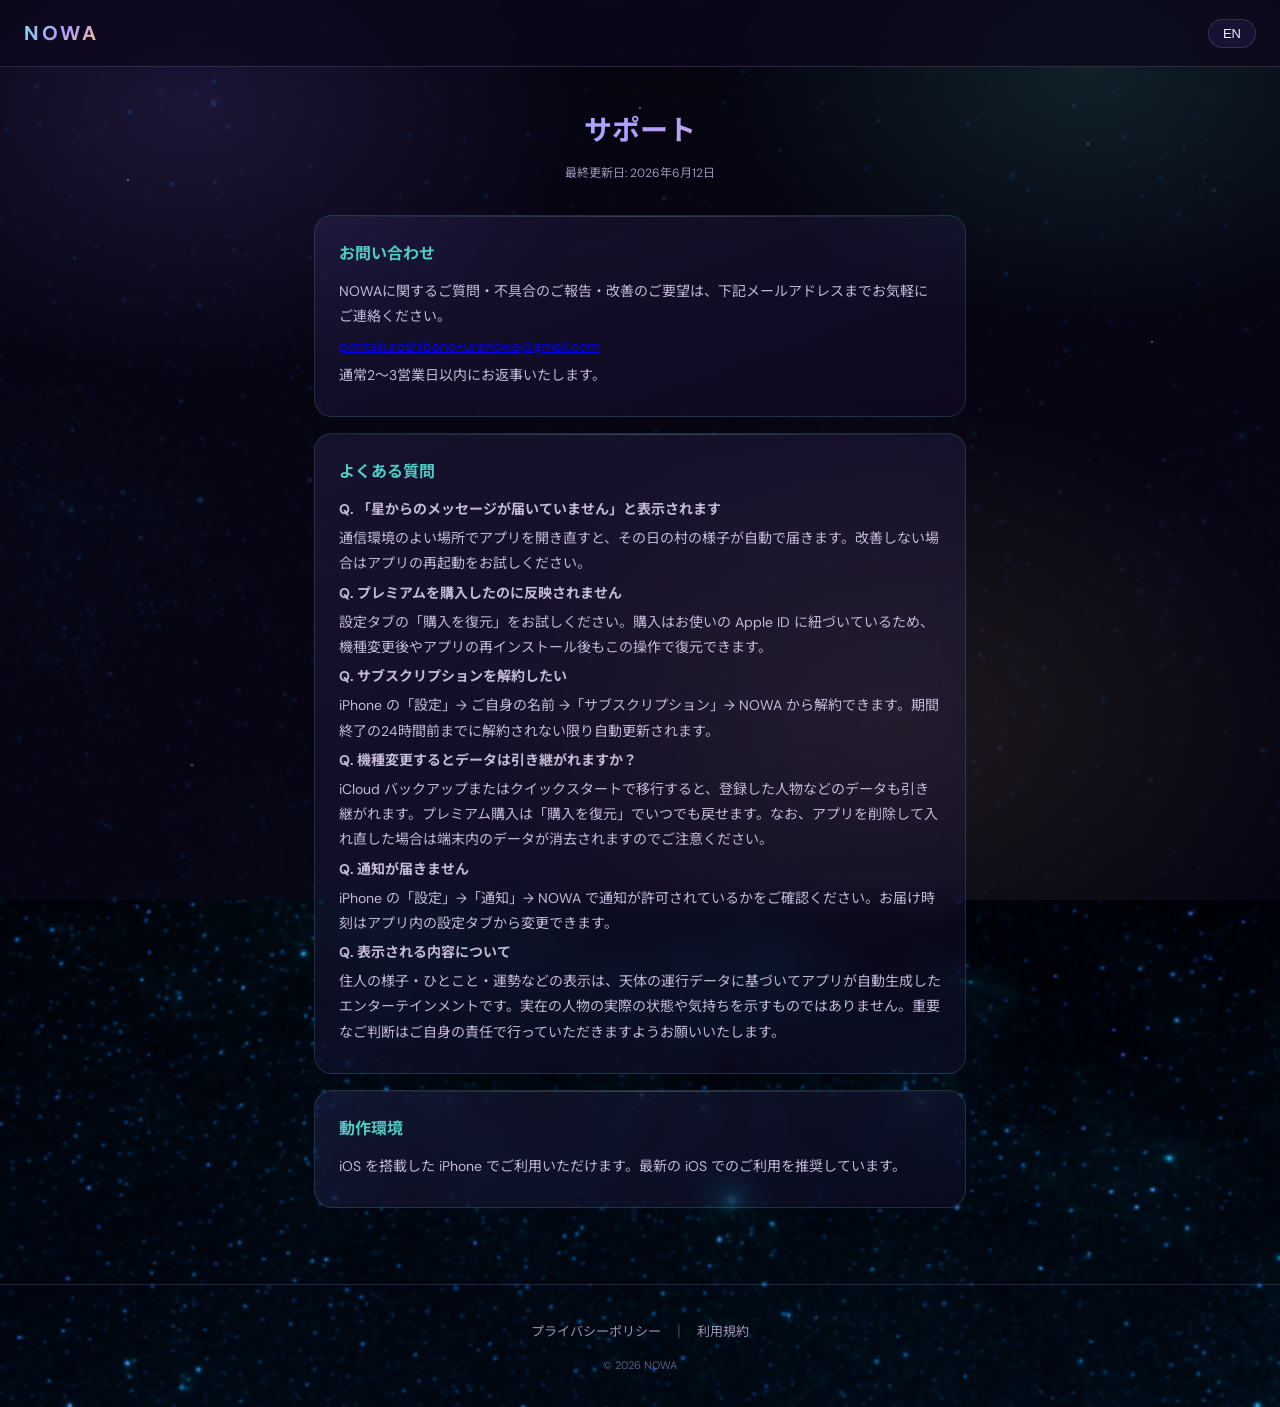
<file: apps/uranowa/support.html>
<!DOCTYPE html>
<html lang="ja">
<head>
  <meta charset="UTF-8">
  <meta name="viewport" content="width=device-width, initial-scale=1.0">
  <title>サポート | NOWA</title>
  <link rel="stylesheet" href="style.css">
</head>
<body>
  <nav class="top-bar">
    <a href="index.html" class="logo">NOWA</a>
    <button class="lang-toggle" onclick="toggleLang()" aria-label="Toggle language">
      <span class="lang-ja">EN</span>
      <span class="lang-en" style="display:none">JA</span>
    </button>
  </nav>

  <main class="legal-page">
    <div class="lang-ja">
      <h1>サポート</h1>
      <p class="last-updated">最終更新日: 2026年6月12日</p>

      <section>
        <h2>お問い合わせ</h2>
        <div class="section-body">
          <p>NOWAに関するご質問・不具合のご報告・改善のご要望は、下記メールアドレスまでお気軽にご連絡ください。</p>
          <p><a href="mailto:pontakuroshibano+uranowa@gmail.com">pontakuroshibano+uranowa@gmail.com</a></p>
          <p>通常2〜3営業日以内にお返事いたします。</p>
        </div>
      </section>

      <section>
        <h2>よくある質問</h2>
        <div class="section-body">
          <p><strong>Q. 「星からのメッセージが届いていません」と表示されます</strong></p>
          <p>通信環境のよい場所でアプリを開き直すと、その日の村の様子が自動で届きます。改善しない場合はアプリの再起動をお試しください。</p>
          <p></p>
          <p><strong>Q. プレミアムを購入したのに反映されません</strong></p>
          <p>設定タブの「購入を復元」をお試しください。購入はお使いの Apple ID に紐づいているため、機種変更後やアプリの再インストール後もこの操作で復元できます。</p>
          <p></p>
          <p><strong>Q. サブスクリプションを解約したい</strong></p>
          <p>iPhone の「設定」→ ご自身の名前 →「サブスクリプション」→ NOWA から解約できます。期間終了の24時間前までに解約されない限り自動更新されます。</p>
          <p></p>
          <p><strong>Q. 機種変更するとデータは引き継がれますか？</strong></p>
          <p>iCloud バックアップまたはクイックスタートで移行すると、登録した人物などのデータも引き継がれます。プレミアム購入は「購入を復元」でいつでも戻せます。なお、アプリを削除して入れ直した場合は端末内のデータが消去されますのでご注意ください。</p>
          <p></p>
          <p><strong>Q. 通知が届きません</strong></p>
          <p>iPhone の「設定」→「通知」→ NOWA で通知が許可されているかをご確認ください。お届け時刻はアプリ内の設定タブから変更できます。</p>
          <p></p>
          <p><strong>Q. 表示される内容について</strong></p>
          <p>住人の様子・ひとこと・運勢などの表示は、天体の運行データに基づいてアプリが自動生成したエンターテインメントです。実在の人物の実際の状態や気持ちを示すものではありません。重要なご判断はご自身の責任で行っていただきますようお願いいたします。</p>
        </div>
      </section>

      <section>
        <h2>動作環境</h2>
        <div class="section-body">
          <p>iOS を搭載した iPhone でご利用いただけます。最新の iOS でのご利用を推奨しています。</p>
        </div>
      </section>
    </div>

    <div class="lang-en" style="display:none">
      <h1>Support</h1>
      <p class="last-updated">Last updated: June 12, 2026</p>

      <section>
        <h2>Contact</h2>
        <div class="section-body">
          <p>For questions, bug reports, or feature requests about NOWA, feel free to reach out to us at:</p>
          <p><a href="mailto:pontakuroshibano+uranowa@gmail.com">pontakuroshibano+uranowa@gmail.com</a></p>
          <p>We usually reply within 2–3 business days.</p>
        </div>
      </section>

      <section>
        <h2>FAQ</h2>
        <div class="section-body">
          <p><strong>Q. It says "The stars' message hasn't arrived yet"</strong></p>
          <p>Open the app again with a stable internet connection and today's village will arrive automatically. If the issue persists, try restarting the app.</p>
          <p></p>
          <p><strong>Q. I purchased Premium but it's not active</strong></p>
          <p>Try "Restore Purchase" in the Settings tab. Purchases are tied to your Apple ID, so this also works after switching devices or reinstalling the app.</p>
          <p></p>
          <p><strong>Q. How do I cancel my subscription?</strong></p>
          <p>Go to iPhone Settings → your name → Subscriptions → NOWA. Subscriptions renew automatically unless canceled at least 24 hours before the end of the current period.</p>
          <p></p>
          <p><strong>Q. Will my data carry over to a new device?</strong></p>
          <p>If you migrate via iCloud Backup or Quick Start, your registered people and settings carry over. Premium can always be restored with "Restore Purchase". Note that deleting and reinstalling the app erases on-device data.</p>
          <p></p>
          <p><strong>Q. Notifications aren't arriving</strong></p>
          <p>Check iPhone Settings → Notifications → NOWA. You can change the delivery time in the app's Settings tab.</p>
          <p></p>
          <p><strong>Q. About what the app shows</strong></p>
          <p>What the villagers do and say, and the daily readings behind them, are entertainment generated automatically by the app from astronomical data. They do not represent the actual state or feelings of any real person. Please make important decisions at your own discretion.</p>
        </div>
      </section>

      <section>
        <h2>Requirements</h2>
        <div class="section-body">
          <p>Available on iPhone running iOS. We recommend using the latest version of iOS.</p>
        </div>
      </section>
    </div>
  </main>

  <footer>
    <div class="footer-links">
      <a href="privacy.html" class="lang-ja">プライバシーポリシー</a>
      <a href="privacy.html" class="lang-en" style="display:none">Privacy Policy</a>
      <span class="sep">|</span>
      <a href="terms.html" class="lang-ja">利用規約</a>
      <a href="terms.html" class="lang-en" style="display:none">Terms of Use</a>
    </div>
    <p class="copyright">&copy; 2026 NOWA</p>
  </footer>

  <script>
    function toggleLang() {
      document.querySelectorAll('.lang-ja').forEach(el => {
        el.style.display = el.style.display === 'none' ? '' : 'none';
      });
      document.querySelectorAll('.lang-en').forEach(el => {
        el.style.display = el.style.display === 'none' ? '' : 'none';
      });
    }
  </script>
</body>
</html>
</file>
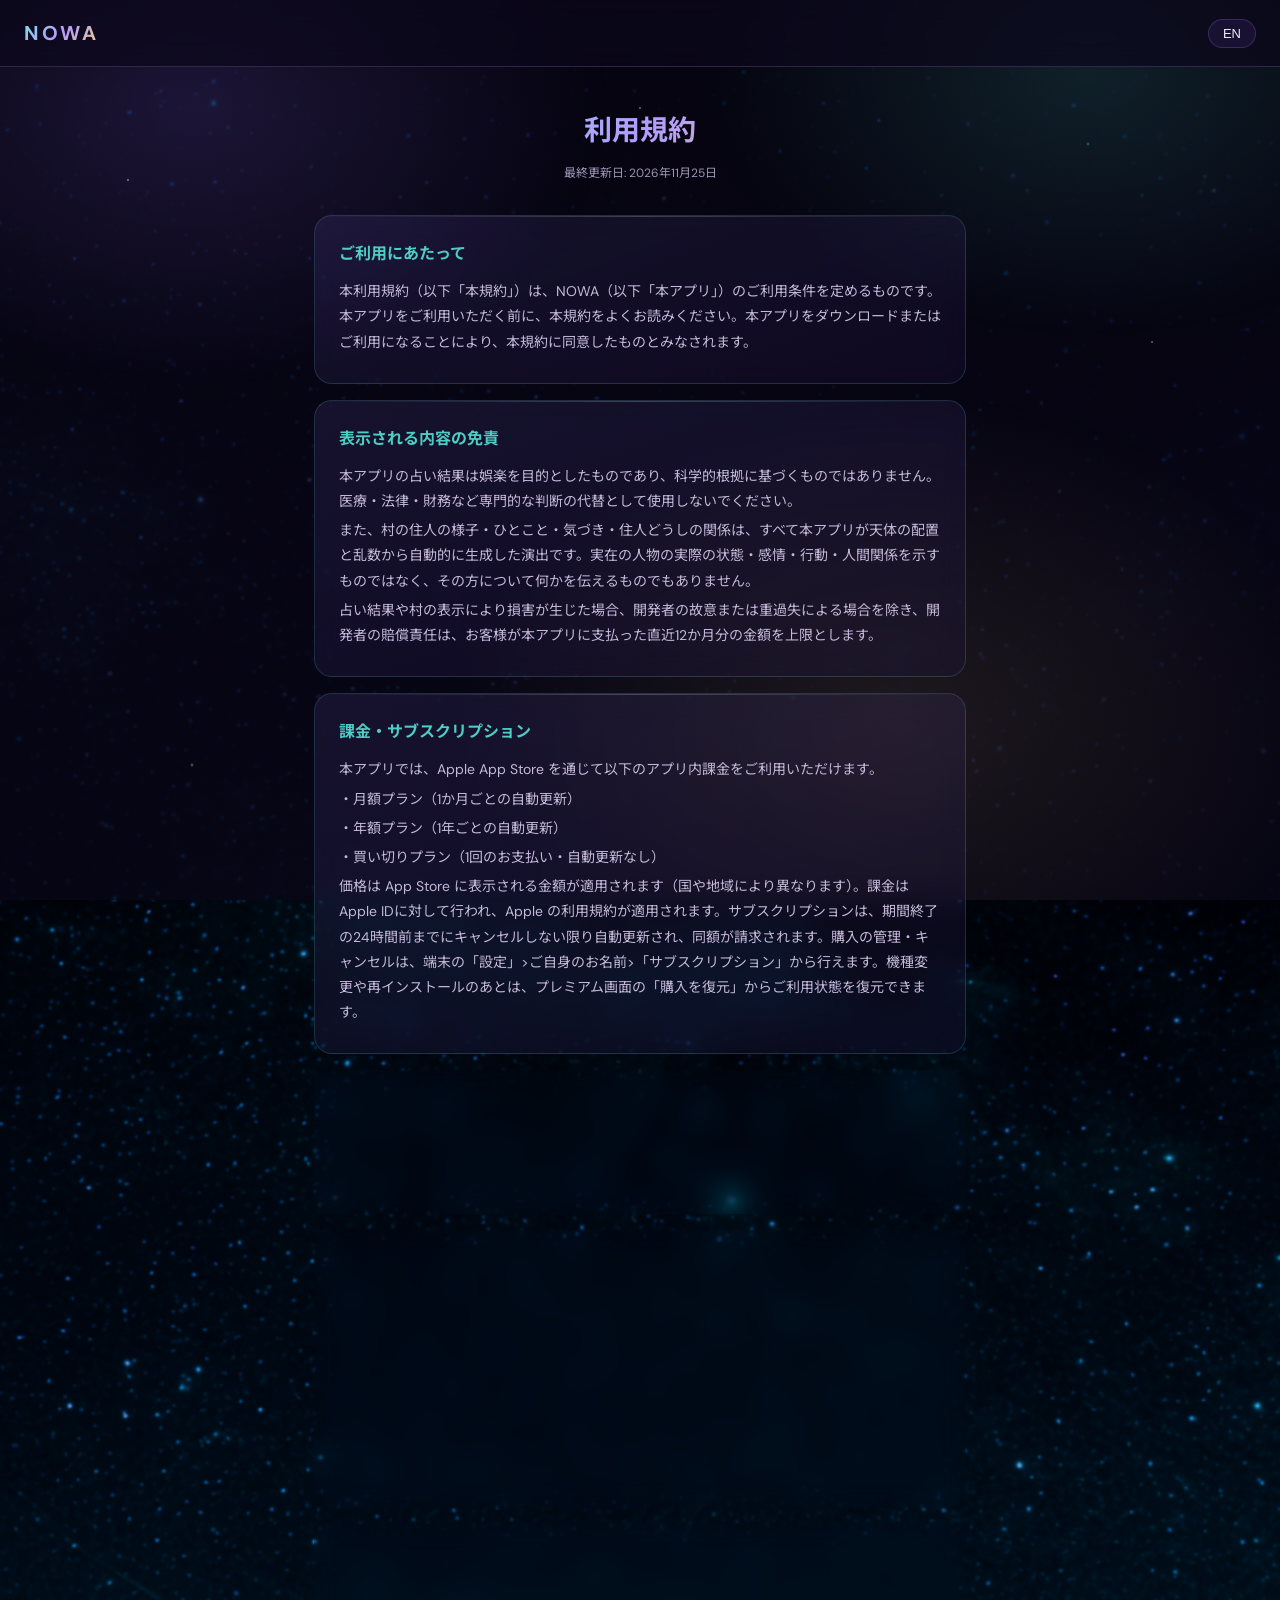
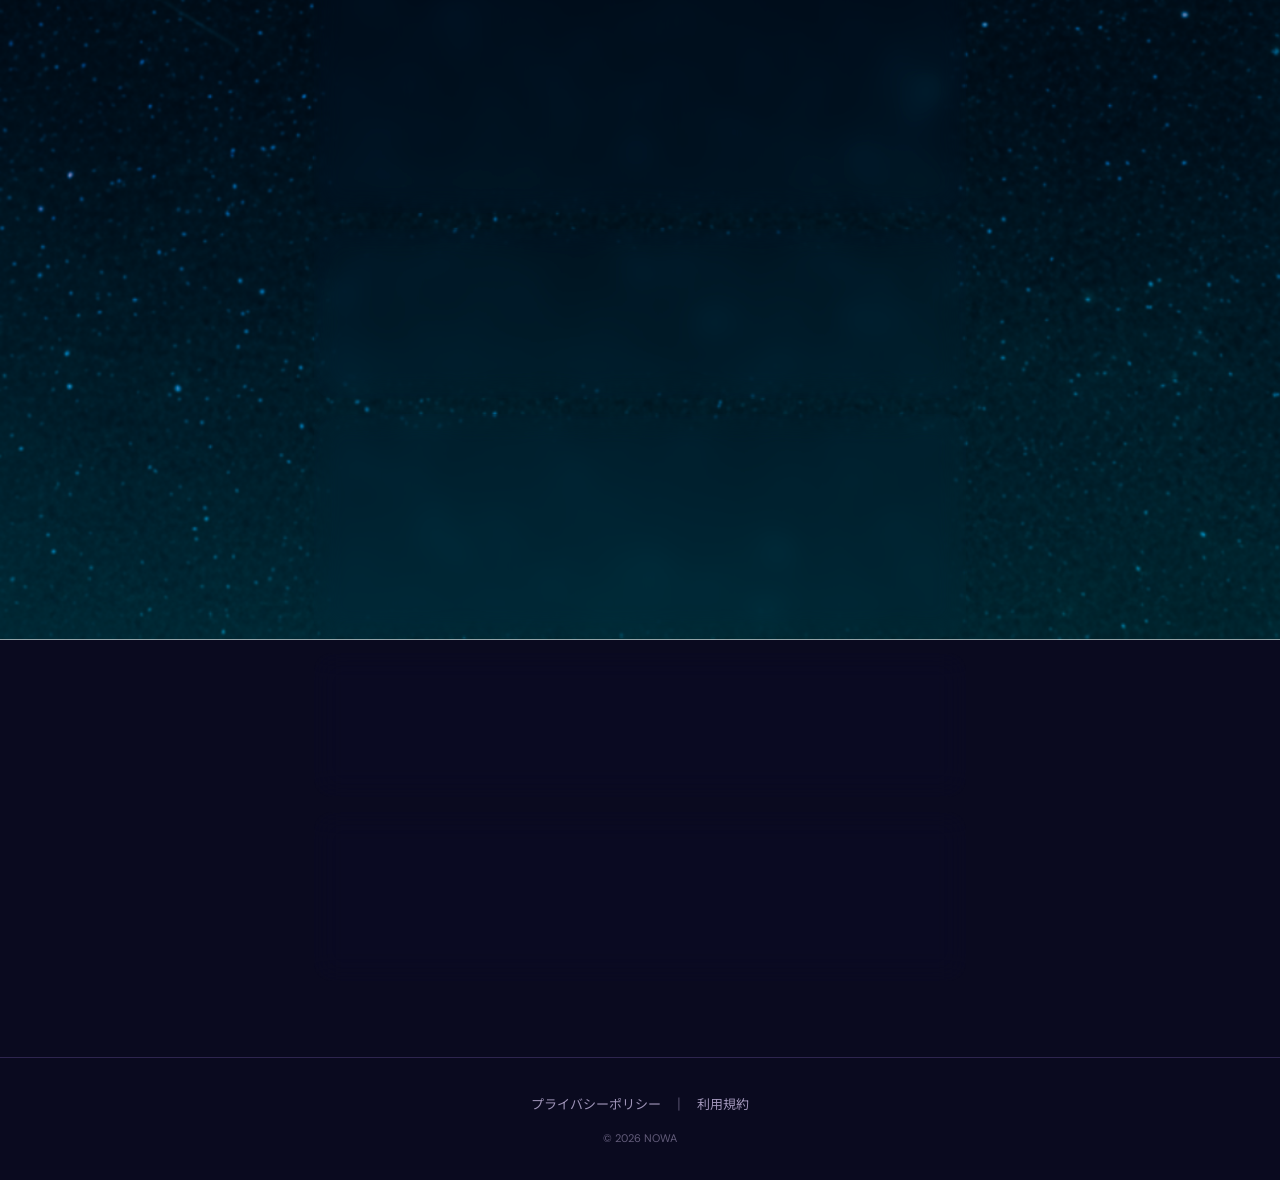
<file: apps/uranowa/terms.html>
<!DOCTYPE html>
<html lang="ja">
<head>
  <meta charset="UTF-8">
  <meta name="viewport" content="width=device-width, initial-scale=1.0">
  <title>利用規約 | NOWA</title>
  <link rel="stylesheet" href="style.css">
</head>
<body>
  <nav class="top-bar">
    <a href="index.html" class="logo">NOWA</a>
    <button class="lang-toggle" onclick="toggleLang()" aria-label="Toggle language">
      <span class="lang-ja">EN</span>
      <span class="lang-en" style="display:none">JA</span>
    </button>
  </nav>

  <main class="legal-page">
    <div class="lang-ja">
      <h1>利用規約</h1>
      <p class="last-updated">最終更新日: 2026年11月25日</p>
      
          <section>
            <h2>ご利用にあたって</h2>
            <div class="section-body">
              <p>本利用規約（以下「本規約」）は、NOWA（以下「本アプリ」）のご利用条件を定めるものです。本アプリをご利用いただく前に、本規約をよくお読みください。本アプリをダウンロードまたはご利用になることにより、本規約に同意したものとみなされます。</p>
            </div>
          </section>

          <section>
            <h2>表示される内容の免責</h2>
            <div class="section-body">
              <p>本アプリの占い結果は娯楽を目的としたものであり、科学的根拠に基づくものではありません。医療・法律・財務など専門的な判断の代替として使用しないでください。</p>
              <p></p>
              <p>また、村の住人の様子・ひとこと・気づき・住人どうしの関係は、すべて本アプリが天体の配置と乱数から自動的に生成した演出です。実在の人物の実際の状態・感情・行動・人間関係を示すものではなく、その方について何かを伝えるものでもありません。</p>
              <p></p>
              <p>占い結果や村の表示により損害が生じた場合、開発者の故意または重過失による場合を除き、開発者の賠償責任は、お客様が本アプリに支払った直近12か月分の金額を上限とします。</p>
            </div>
          </section>

          <section>
            <h2>課金・サブスクリプション</h2>
            <div class="section-body">
              <p>本アプリでは、Apple App Store を通じて以下のアプリ内課金をご利用いただけます。</p>
              <p></p>
              <p>・月額プラン（1か月ごとの自動更新）</p>
              <p>・年額プラン（1年ごとの自動更新）</p>
              <p>・買い切りプラン（1回のお支払い・自動更新なし）</p>
              <p></p>
              <p>価格は App Store に表示される金額が適用されます（国や地域により異なります）。課金はApple IDに対して行われ、Apple の利用規約が適用されます。サブスクリプションは、期間終了の24時間前までにキャンセルしない限り自動更新され、同額が請求されます。購入の管理・キャンセルは、端末の「設定」&gt;ご自身のお名前&gt;「サブスクリプション」から行えます。機種変更や再インストールのあとは、プレミアム画面の「購入を復元」からご利用状態を復元できます。</p>
            </div>
          </section>

          <section>
            <h2>未成年の方のご利用</h2>
            <div class="section-body">
              <p>未成年の方は、保護者の方の同意を得たうえで本アプリをご利用ください。アプリ内課金のご購入についても、必ず保護者の方の同意を得てから行ってください。</p>
            </div>
          </section>

          <section>
            <h2>登録される方について</h2>
            <div class="section-body">
              <p>本アプリでは、ご家族・ご友人など実在の方を「住人」として登録できます。登録した内容はお使いの端末内にのみ保存され、開発者を含め誰にも送信されません。登録された方へ通知が届くことはなく、第三者に公開されることも、他のユーザーに見られることもありません。</p>
              <p></p>
              <p>登録は呼び名（ニックネーム）で行ってください。フルネーム・電話番号・メールアドレス・住所など、その方ご本人を特定できる情報は入力しないでください。</p>
              <p></p>
              <p>村の画面を他の方に見せる場合や、画像として共有する場合は、登録した方の名誉やプライバシーを害することのないよう、お客様の責任においてご判断ください。</p>
            </div>
          </section>

          <section>
            <h2>禁止事項</h2>
            <div class="section-body">
              <p>以下の行為を禁止します：</p>
              <p>・本アプリのリバースエンジニアリング、逆コンパイル、改変</p>
              <p>・本アプリのコンテンツの無断複製・再配布</p>
              <p>・不正な手段による課金の回避</p>
              <p>・登録した方を含む他者への嫌がらせ・誹謗中傷、または他者の名誉やプライバシーを侵害する目的での利用</p>
              <p>・本アプリを違法な目的で使用すること</p>
            </div>
          </section>

          <section>
            <h2>知的財産権</h2>
            <div class="section-body">
              <p>本アプリに含まれるすべてのコンテンツ（テキスト、画像、デザイン、ロゴ等）の知的財産権は開発者に帰属します。本規約は、本アプリを個人的かつ非商業的に使用する限定的なライセンスのみを付与するものです。</p>
            </div>
          </section>

          <section>
            <h2>免責事項</h2>
            <div class="section-body">
              <p>本アプリは「現状のまま」提供されます。開発者は、本アプリの正確性、信頼性、完全性を保証するものではありません。通信環境やサーバーの状況により、一時的にサービスをご利用いただけない場合があります。</p>
              <p></p>
              <p>本アプリのご利用に関して開発者が負う賠償責任は、開発者の故意または重過失による場合を除き、お客様が本アプリに支払った直近12か月分の金額を上限とします。</p>
            </div>
          </section>

          <section>
            <h2>準拠法</h2>
            <div class="section-body">
              <p>本規約は日本法に準拠し、日本法に従って解釈されるものとします。本規約に関連する紛争は、東京地方裁判所を第一審の専属的合意管轄裁判所とします。</p>
            </div>
          </section>

          <section>
            <h2>規約の改定</h2>
            <div class="section-body">
              <p>開発者は、必要に応じて本規約を改定することがあります。重要な変更がある場合は、本アプリ内でお知らせいたします。改定後も本アプリを継続してご利用いただいた場合、改定後の規約に同意したものとみなされます。</p>
            </div>
          </section>
    </div>

    <div class="lang-en" style="display:none">
      <h1>Terms of Use</h1>
      <p class="last-updated">Last updated: November 25, 2026</p>
      
          <section>
            <h2>About These Terms</h2>
            <div class="section-body">
              <p>These Terms of Use (&quot;Terms&quot;) govern your use of NOWA (the &quot;App&quot;). Please read these Terms carefully before using the App. By downloading or using the App, you agree to be bound by these Terms.</p>
            </div>
          </section>

          <section>
            <h2>Disclaimer About What the App Shows</h2>
            <div class="section-body">
              <p>Fortunes in this app are intended for entertainment and are not based on scientific evidence. Do not use them as a substitute for professional medical, legal, or financial advice.</p>
              <p></p>
              <p>The villagers&#39; activities, remarks, discoveries, and relationships with one another are all generated automatically by the app from planetary positions and random values. They do not represent the actual state, feelings, behaviour, or relationships of any real person, and they tell you nothing about them.</p>
              <p></p>
              <p>Except in cases of the developer&#39;s wilful misconduct or gross negligence, the developer&#39;s total liability for any damages arising from fortunes or from anything shown in the village is limited to the amount you paid for the App in the preceding 12 months.</p>
            </div>
          </section>

          <section>
            <h2>Subscriptions &amp; Purchases</h2>
            <div class="section-body">
              <p>The App offers the following in-app purchases through the Apple App Store.</p>
              <p></p>
              <p>• Monthly plan (auto-renews every month)</p>
              <p>• Yearly plan (auto-renews every year)</p>
              <p>• Lifetime plan (one-time payment, no auto-renewal)</p>
              <p></p>
              <p>Prices are those shown in the App Store and vary by country or region. Purchases are charged to your Apple ID and are subject to Apple&#39;s terms. Subscriptions renew automatically at the same price unless cancelled at least 24 hours before the end of the current period. You can manage or cancel purchases in Settings &gt; your name &gt; Subscriptions on your device. After changing devices or reinstalling, use &quot;Restore purchases&quot; on the premium screen to restore your access.</p>
            </div>
          </section>

          <section>
            <h2>Use by Minors</h2>
            <div class="section-body">
              <p>If you are a minor, please use the App with the consent of a parent or guardian. In-app purchases must also be made only with their consent.</p>
            </div>
          </section>

          <section>
            <h2>People You Add</h2>
            <div class="section-body">
              <p>The App lets you add real people from your life, such as family and friends, as villagers. What you enter is stored only on your device and is never transmitted to anyone, including the developer. The person is never notified, nothing is made public, and no other user can see it.</p>
              <p></p>
              <p>Please add people by a nickname. Do not enter information that identifies the person, such as their full name, phone number, email address, or home address.</p>
              <p></p>
              <p>If you show the village to someone else or share it as an image, you are responsible for making sure you do not harm the reputation or privacy of the people you have added.</p>
            </div>
          </section>

          <section>
            <h2>Prohibited Activities</h2>
            <div class="section-body">
              <p>The following activities are prohibited:</p>
              <p>• Reverse engineering, decompiling, or modifying the App</p>
              <p>• Unauthorized reproduction or redistribution of App content</p>
              <p>• Circumventing payment mechanisms through unauthorized means</p>
              <p>• Harassing, defaming, or otherwise violating the reputation or privacy of others, including the people you have added</p>
              <p>• Using the App for any unlawful purpose</p>
            </div>
          </section>

          <section>
            <h2>Intellectual Property</h2>
            <div class="section-body">
              <p>All content in the App (text, images, designs, logos, etc.) is the intellectual property of the developer. These Terms grant you only a limited license to use the App for personal, non-commercial purposes.</p>
            </div>
          </section>

          <section>
            <h2>Disclaimer of Warranties</h2>
            <div class="section-body">
              <p>The App is provided &quot;as is.&quot; The developer does not warrant the accuracy, reliability, or completeness of the App. The service may be temporarily unavailable due to network conditions or server status.</p>
              <p></p>
              <p>Except in cases of the developer&#39;s wilful misconduct or gross negligence, the developer&#39;s total liability in connection with your use of the App is limited to the amount you paid for the App in the preceding 12 months.</p>
            </div>
          </section>

          <section>
            <h2>Governing Law</h2>
            <div class="section-body">
              <p>These Terms shall be governed by and construed in accordance with the laws of Japan. Any disputes arising from these Terms shall be subject to the exclusive jurisdiction of the Tokyo District Court.</p>
            </div>
          </section>

          <section>
            <h2>Changes to Terms</h2>
            <div class="section-body">
              <p>The developer may update these Terms as needed. If significant changes are made, you will be notified within the App. Continued use of the App after changes constitutes acceptance of the updated Terms.</p>
            </div>
          </section>
    </div>
  </main>

  <footer>
    <div class="footer-links">
      <a href="privacy.html" class="lang-ja">プライバシーポリシー</a>
      <a href="privacy.html" class="lang-en" style="display:none">Privacy Policy</a>
      <span class="sep">|</span>
      <a href="terms.html" class="lang-ja">利用規約</a>
      <a href="terms.html" class="lang-en" style="display:none">Terms of Use</a>
    </div>
    <p class="copyright">&copy; 2026 NOWA</p>
  </footer>

  <script>
    function toggleLang() {
      document.querySelectorAll('.lang-ja').forEach(el => {
        el.style.display = el.style.display === 'none' ? '' : 'none';
      });
      document.querySelectorAll('.lang-en').forEach(el => {
        el.style.display = el.style.display === 'none' ? '' : 'none';
      });
    }
  </script>
</body>
</html>
</file>
<file: apps/uranowa/style.css>
/* NOWA — Cosmic dark theme for web (アプリのデザイントークンに準拠) */
@import url('https://fonts.googleapis.com/css2?family=DM+Sans:wght@400;500;700&family=Noto+Sans+JP:wght@400;500;700&display=swap');

*, *::before, *::after {
  margin: 0;
  padding: 0;
  box-sizing: border-box;
}

:root {
  --bg: #0a0a1f;
  --bg-card: rgba(30,18,60,0.55);
  --text: #f0eaf8;
  --text-secondary: #c4b8d9;
  --text-muted: #9f94b8;
  --accent-water: #4ecdc4;
  --accent-gold: #f0c674;
  --accent-leaf: #6ab08b;
  --border: rgba(155,120,220,0.25);
  --crystal-border: rgba(120,255,255,0.14);
  --gradient: linear-gradient(135deg, #79E7E0, #B29BFF, #F5D17A);
  --radius: 18px;
}

html { scroll-behavior: smooth; }

body {
  font-family: 'DM Sans', 'Noto Sans JP', sans-serif;
  color: var(--text);
  line-height: 1.7;
  min-height: 100vh;
  overflow-x: hidden;
  background-color: var(--bg);
  /* アプリと同じ星雲背景 + 可読性のためのダークオーバーレイ */
  background-image:
    linear-gradient(180deg, rgba(10,8,28,0.52) 0%, rgba(10,7,26,0.70) 55%, rgba(8,6,22,0.82) 100%),
    url('bg_cosmic.png');
  background-size: cover, cover;
  background-position: center top, center top;
  background-repeat: no-repeat, no-repeat;
  background-attachment: fixed, fixed;
}

/* ===== Nebula glow accents（奥行き） ===== */
body::after {
  content: '';
  position: fixed;
  inset: 0;
  pointer-events: none;
  z-index: 0;
  background:
    radial-gradient(600px 400px at 15% 12%, rgba(120,90,210,0.20), transparent 70%),
    radial-gradient(560px 380px at 85% 8%, rgba(78,205,196,0.14), transparent 70%),
    radial-gradient(640px 460px at 70% 80%, rgba(240,198,116,0.10), transparent 72%);
}

/* ===== Twinkling stars ===== */
body::before {
  content: '';
  position: fixed;
  inset: 0;
  background:
    radial-gradient(1.5px 1.5px at 10% 20%, rgba(255,255,255,0.7), transparent 100%),
    radial-gradient(1px 1px at 30% 60%, rgba(255,255,255,0.45), transparent 100%),
    radial-gradient(1.5px 1.5px at 50% 12%, rgba(255,255,255,0.6), transparent 100%),
    radial-gradient(1px 1px at 70% 82%, rgba(255,255,255,0.35), transparent 100%),
    radial-gradient(1.5px 1.5px at 90% 38%, rgba(255,255,255,0.55), transparent 100%),
    radial-gradient(2px 2px at 15% 85%, rgba(240,198,116,0.5), transparent 100%),
    radial-gradient(2px 2px at 85% 16%, rgba(78,205,196,0.5), transparent 100%),
    radial-gradient(2px 2px at 50% 50%, rgba(178,155,255,0.4), transparent 100%),
    radial-gradient(1px 1px at 25% 45%, rgba(255,255,255,0.3), transparent 100%),
    radial-gradient(1px 1px at 65% 33%, rgba(255,255,255,0.4), transparent 100%),
    radial-gradient(1px 1px at 45% 75%, rgba(255,255,255,0.3), transparent 100%);
  pointer-events: none;
  z-index: 0;
  animation: twinkle 7s ease-in-out infinite alternate;
}

@keyframes twinkle {
  0% { opacity: 0.55; }
  100% { opacity: 1; }
}

/* ===== Top bar ===== */
.top-bar {
  position: sticky;
  top: 0;
  z-index: 100;
  display: flex;
  justify-content: space-between;
  align-items: center;
  padding: 16px 24px;
  background: rgba(12,8,28,0.7);
  backdrop-filter: blur(14px);
  -webkit-backdrop-filter: blur(14px);
  border-bottom: 1px solid var(--border);
}

.logo {
  font-size: 20px;
  font-weight: 700;
  letter-spacing: 3px;
  background: var(--gradient);
  -webkit-background-clip: text;
  -webkit-text-fill-color: transparent;
  background-clip: text;
  text-decoration: none;
}

.lang-toggle {
  background: rgba(40,24,75,0.5);
  border: 1px solid var(--border);
  color: var(--text);
  padding: 6px 14px;
  border-radius: 20px;
  cursor: pointer;
  font-size: 13px;
  font-weight: 500;
  transition: border-color 0.2s, background 0.2s;
}

.lang-toggle:hover {
  border-color: var(--accent-water);
  background: rgba(40,24,75,0.8);
}

/* ===== Hero ===== */
.hero {
  position: relative;
  z-index: 1;
  text-align: center;
  padding: 92px 24px 64px;
}

/* アンビエントグロー（ロゴ背後） */
.hero::before {
  content: '';
  position: absolute;
  top: 30px;
  left: 50%;
  transform: translateX(-50%);
  width: 460px;
  height: 460px;
  max-width: 90vw;
  border-radius: 50%;
  background: radial-gradient(circle, rgba(150,110,230,0.28), rgba(78,205,196,0.10) 45%, transparent 70%);
  filter: blur(20px);
  pointer-events: none;
  z-index: -1;
}

.hero-logo {
  font-size: 56px;
  font-weight: 700;
  letter-spacing: 10px;
  /* テーマ3色（水色→紫→金）を横方向でしっかり展開 */
  background: linear-gradient(100deg, #79E7E0 0%, #B29BFF 50%, #F5D17A 100%);
  -webkit-background-clip: text;
  -webkit-text-fill-color: transparent;
  background-clip: text;
  margin-bottom: 18px;
  /* background-clip:text では text-shadow が効かないため drop-shadow で発光させる */
  filter: drop-shadow(0 0 22px rgba(120,231,224,0.45)) drop-shadow(0 0 42px rgba(178,155,255,0.30));
}

.hero-tagline {
  font-size: 19px;
  color: var(--text);
  margin-bottom: 10px;
  font-weight: 500;
}

.hero-sub {
  font-size: 14px;
  color: var(--text-muted);
  margin-bottom: 40px;
}

.store-badge {
  display: inline-flex;
  align-items: center;
  gap: 10px;
  padding: 15px 34px;
  background: var(--gradient);
  color: #1a0e2e;
  border-radius: 32px;
  text-decoration: none;
  font-weight: 700;
  font-size: 16px;
  transition: transform 0.2s, box-shadow 0.2s, filter 0.2s;
  box-shadow: 0 8px 30px rgba(140,110,230,0.4), 0 0 26px rgba(120,231,224,0.22);
}

.store-badge svg { width: 20px; height: 20px; }

.store-badge:hover {
  transform: translateY(-2px);
  filter: brightness(1.05);
  box-shadow: 0 12px 40px rgba(140,110,230,0.5), 0 0 34px rgba(120,231,224,0.3);
}

/* ===== Features ===== */
.features {
  position: relative;
  z-index: 1;
  max-width: 820px;
  margin: 0 auto;
  padding: 40px 24px 72px;
  display: grid;
  grid-template-columns: repeat(auto-fit, minmax(230px, 1fr));
  gap: 20px;
}

.feature-card {
  position: relative;
  background: linear-gradient(160deg, rgba(120,100,200,0.18), rgba(30,20,60,0.32));
  backdrop-filter: blur(16px) saturate(1.2);
  -webkit-backdrop-filter: blur(16px) saturate(1.2);
  border: 1px solid var(--crystal-border);
  border-radius: var(--radius);
  padding: 32px 24px;
  text-align: center;
  overflow: hidden;
  box-shadow: 0 8px 32px rgba(10,5,30,0.45), inset 0 1px 0 rgba(255,255,255,0.10);
  transition: transform 0.25s, border-color 0.25s, box-shadow 0.25s;
}

/* 上端ハイライト（クリスタル質感） */
.feature-card::before {
  content: '';
  position: absolute;
  top: 0; left: 0; right: 0;
  height: 1px;
  background: linear-gradient(90deg, transparent, rgba(255,255,255,0.25), transparent);
}

.feature-card:hover {
  transform: translateY(-6px);
  border-color: rgba(240,198,116,0.4);
  box-shadow: 0 16px 44px rgba(120,80,200,0.3), 0 0 30px rgba(240,198,116,0.12), inset 0 1px 0 rgba(255,255,255,0.1);
}

.feature-icon {
  width: 60px;
  height: 60px;
  margin: 0 auto 16px;
  display: flex;
  align-items: center;
  justify-content: center;
  border-radius: 50%;
  background: radial-gradient(circle, rgba(130,95,210,0.28), rgba(78,205,196,0.06) 60%, transparent 75%);
}

.feature-icon svg {
  width: 32px;
  height: 32px;
  filter: drop-shadow(0 0 6px rgba(150,120,230,0.4));
}

.feature-title {
  font-size: 17px;
  font-weight: 700;
  margin-bottom: 10px;
  color: var(--text);
  letter-spacing: 0.3px;
}

.feature-desc {
  font-size: 13px;
  color: var(--text-secondary);
  line-height: 1.7;
}

/* ===== Legal pages ===== */
.legal-page {
  position: relative;
  z-index: 1;
  max-width: 700px;
  margin: 0 auto;
  padding: 40px 24px 60px;
}

.legal-page h1 {
  font-size: 28px;
  font-weight: 700;
  text-align: center;
  margin-bottom: 8px;
  background: var(--gradient);
  -webkit-background-clip: text;
  -webkit-text-fill-color: transparent;
  background-clip: text;
}

.last-updated {
  text-align: center;
  font-size: 12px;
  color: var(--text-muted);
  margin-bottom: 32px;
}

.legal-page section {
  position: relative;
  background: linear-gradient(160deg, rgba(120,100,200,0.14), rgba(30,20,60,0.30));
  backdrop-filter: blur(14px) saturate(1.15);
  -webkit-backdrop-filter: blur(14px) saturate(1.15);
  border: 1px solid var(--crystal-border);
  border-radius: var(--radius);
  padding: 24px;
  margin-bottom: 16px;
  overflow: hidden;
}

.legal-page section::before {
  content: '';
  position: absolute;
  top: 0; left: 0; right: 0;
  height: 1px;
  background: linear-gradient(90deg, transparent, rgba(255,255,255,0.2), transparent);
}

.legal-page h2 {
  font-size: 16px;
  font-weight: 700;
  color: var(--accent-water);
  margin-bottom: 12px;
}

.section-body p {
  font-size: 14px;
  color: var(--text-secondary);
  line-height: 1.8;
  margin-bottom: 4px;
}

/* ===== Footer ===== */
footer {
  position: relative;
  z-index: 1;
  text-align: center;
  padding: 32px 24px;
  border-top: 1px solid var(--border);
}

.footer-links {
  margin-bottom: 12px;
}

.footer-links a {
  color: var(--text-muted);
  text-decoration: none;
  font-size: 13px;
  transition: color 0.2s;
}

.footer-links a:hover {
  color: var(--accent-water);
}

.sep {
  color: var(--text-muted);
  margin: 0 12px;
  opacity: 0.4;
}

.copyright {
  font-size: 11px;
  color: var(--text-muted);
  opacity: 0.6;
}

/* ===== Responsive ===== */
@media (max-width: 600px) {
  .hero {
    padding: 68px 20px 44px;
  }
  .hero-logo {
    font-size: 40px;
    letter-spacing: 6px;
  }
  .hero-tagline {
    font-size: 17px;
  }
  .features {
    grid-template-columns: 1fr;
    padding: 24px 16px 48px;
  }
  .legal-page {
    padding: 24px 16px 40px;
  }
  .legal-page h1 {
    font-size: 22px;
  }
}
</file>
<file: apps/enchobun/style.css>
/* 英語長文よみとり（Enchobun）法的ページ共通スタイル。
   アプリのデザイントークン（paper #FDF7F4 / ink #4A4658 / navy #26406E）に合わせたパステル基調 */
:root {
  --bg: #FDF7F4;
  --ink: #4A4658;
  --ink2: #8A8598;
  --card: #FFFFFF;
  --line: #F3E7E9;
  --accent: #26406E;
}

* { box-sizing: border-box; }

body {
  margin: 0;
  font-family: -apple-system, BlinkMacSystemFont, "Hiragino Sans", "Yu Gothic", sans-serif;
  background-color: var(--bg);
  color: var(--ink);
  line-height: 1.8;
}

.top-bar {
  display: flex;
  justify-content: space-between;
  align-items: center;
  padding: 14px 20px;
  background: var(--card);
  border-bottom: 1px solid var(--line);
}

.logo {
  font-weight: 700;
  letter-spacing: 0.08em;
  color: var(--accent);
  text-decoration: none;
}

.lang-toggle {
  border: 1px solid var(--accent);
  background: transparent;
  color: var(--accent);
  border-radius: 999px;
  padding: 4px 14px;
  font-size: 13px;
  cursor: pointer;
}

.legal-page {
  max-width: 720px;
  margin: 0 auto;
  padding: 32px 20px 60px;
}

h1 { font-size: 26px; color: var(--accent); margin-bottom: 4px; }
.last-updated { color: var(--ink2); font-size: 13px; margin-top: 0; }

section {
  background: var(--card);
  border: 1px solid var(--line);
  border-radius: 14px;
  padding: 4px 20px 14px;
  margin-top: 18px;
}

h2 { font-size: 17px; color: var(--accent); margin-bottom: 4px; }
.section-body p { margin: 8px 0; font-size: 14.5px; }
.section-body a { color: var(--accent); }

footer {
  border-top: 1px solid var(--line);
  padding: 24px 20px 40px;
  text-align: center;
}

.footer-links a { color: var(--accent); text-decoration: none; font-size: 13px; }
.footer-links .sep { color: var(--ink2); margin: 0 10px; }
.copyright { color: var(--ink2); font-size: 12px; margin-top: 12px; }
</file>
<file: apps/shadoja/style.css>
/* シャドニチ（Shadoja）法的ページ共通スタイル。
   アプリのブランドカラー brand-500 #3E51C4（インディゴ）を accent に、明るいライト基調。 */
:root {
  --bg: #F7F8FC;
  --ink: #2B2E3A;
  --ink2: #6B6F80;
  --card: #FFFFFF;
  --line: #E7E9F3;
  --accent: #3E51C4;
}

* { box-sizing: border-box; }

body {
  margin: 0;
  font-family: -apple-system, BlinkMacSystemFont, "Hiragino Sans", "Yu Gothic", sans-serif;
  background-color: var(--bg);
  color: var(--ink);
  line-height: 1.8;
}

.top-bar {
  display: flex;
  justify-content: space-between;
  align-items: center;
  padding: 14px 20px;
  background: var(--card);
  border-bottom: 1px solid var(--line);
}

.logo {
  font-weight: 700;
  letter-spacing: 0.08em;
  color: var(--accent);
  text-decoration: none;
}

.lang-toggle {
  border: 1px solid var(--accent);
  background: transparent;
  color: var(--accent);
  border-radius: 999px;
  padding: 4px 14px;
  font-size: 13px;
  cursor: pointer;
}

.legal-page {
  max-width: 720px;
  margin: 0 auto;
  padding: 32px 20px 60px;
}

h1 { font-size: 26px; color: var(--accent); margin-bottom: 4px; }
.last-updated { color: var(--ink2); font-size: 13px; margin-top: 0; }

section {
  background: var(--card);
  border: 1px solid var(--line);
  border-radius: 14px;
  padding: 4px 20px 14px;
  margin-top: 18px;
}

h2 { font-size: 17px; color: var(--accent); margin-bottom: 4px; }
.section-body p { margin: 8px 0; font-size: 14.5px; }
.section-body a { color: var(--accent); }

footer {
  border-top: 1px solid var(--line);
  padding: 24px 20px 40px;
  text-align: center;
}

.footer-links a { color: var(--accent); text-decoration: none; font-size: 13px; }
.footer-links .sep { color: var(--ink2); margin: 0 10px; }
.copyright { color: var(--ink2); font-size: 12px; margin-top: 12px; }
</file>
